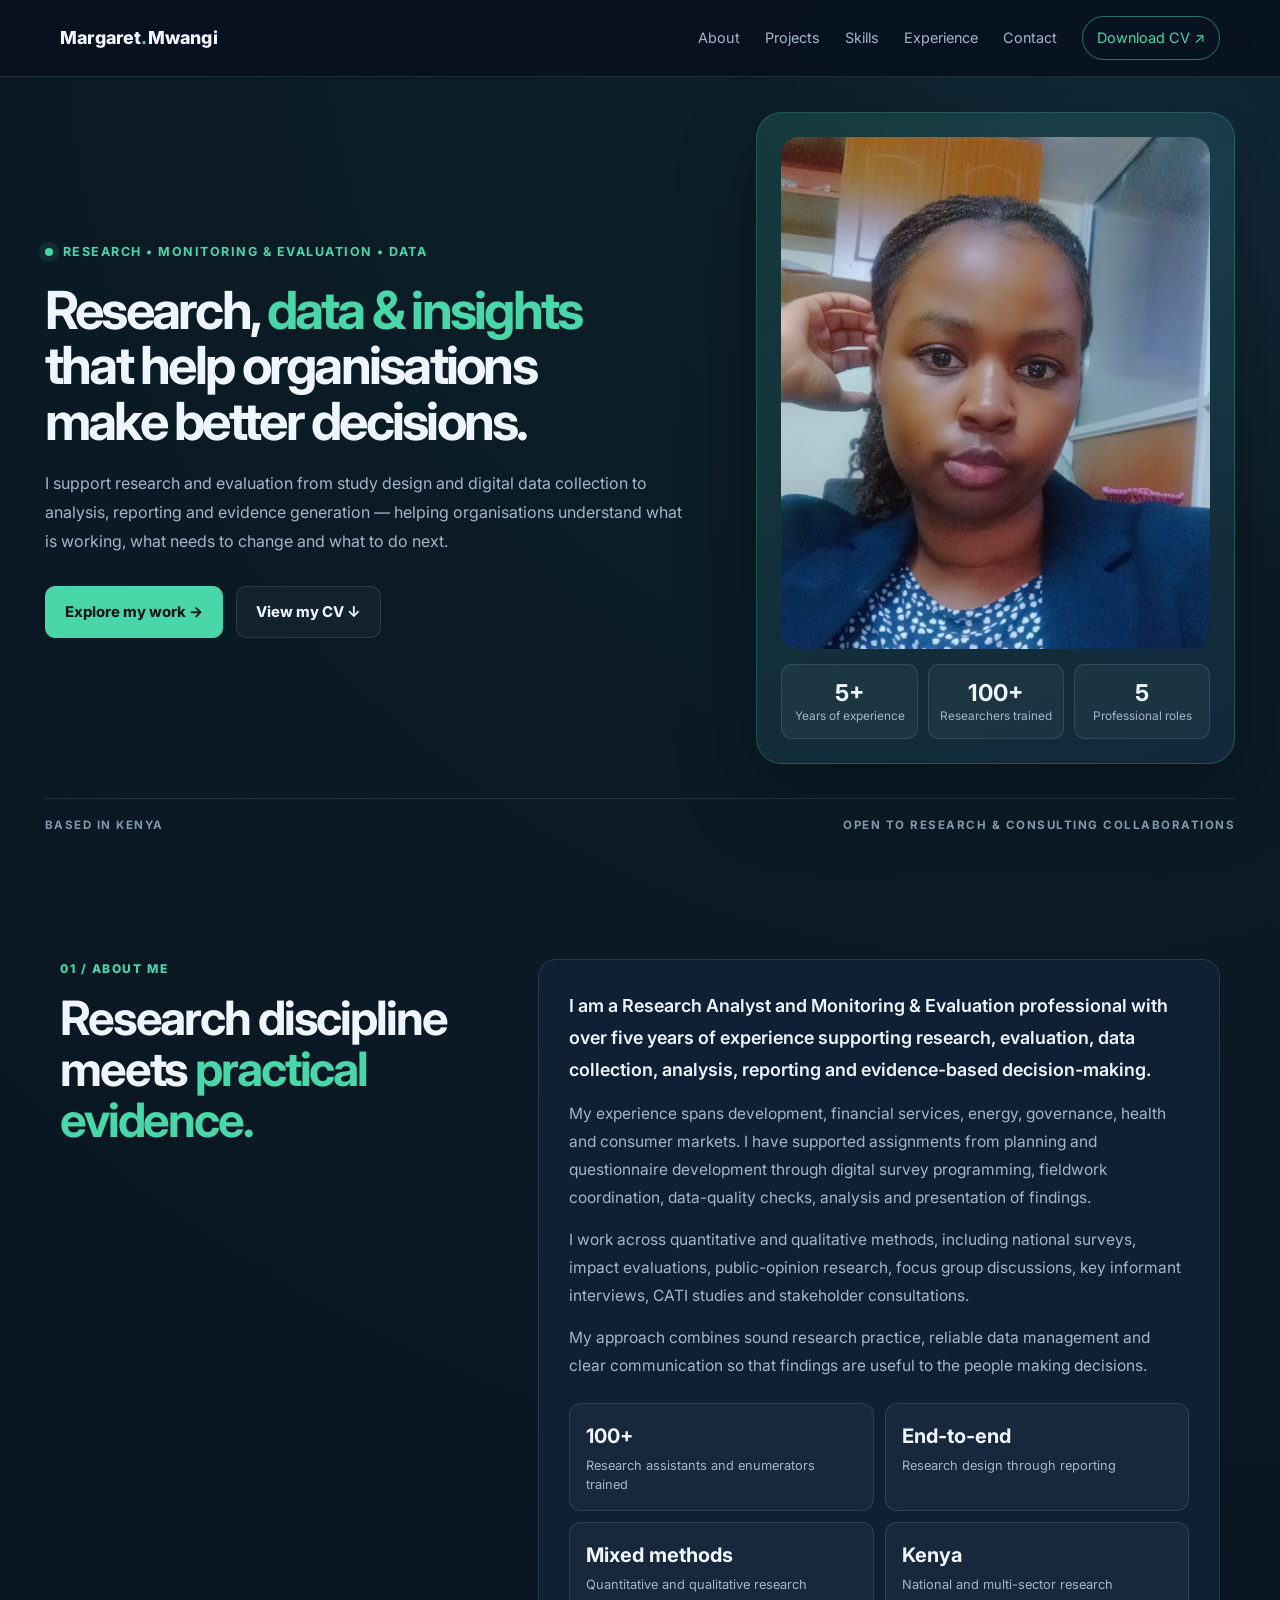
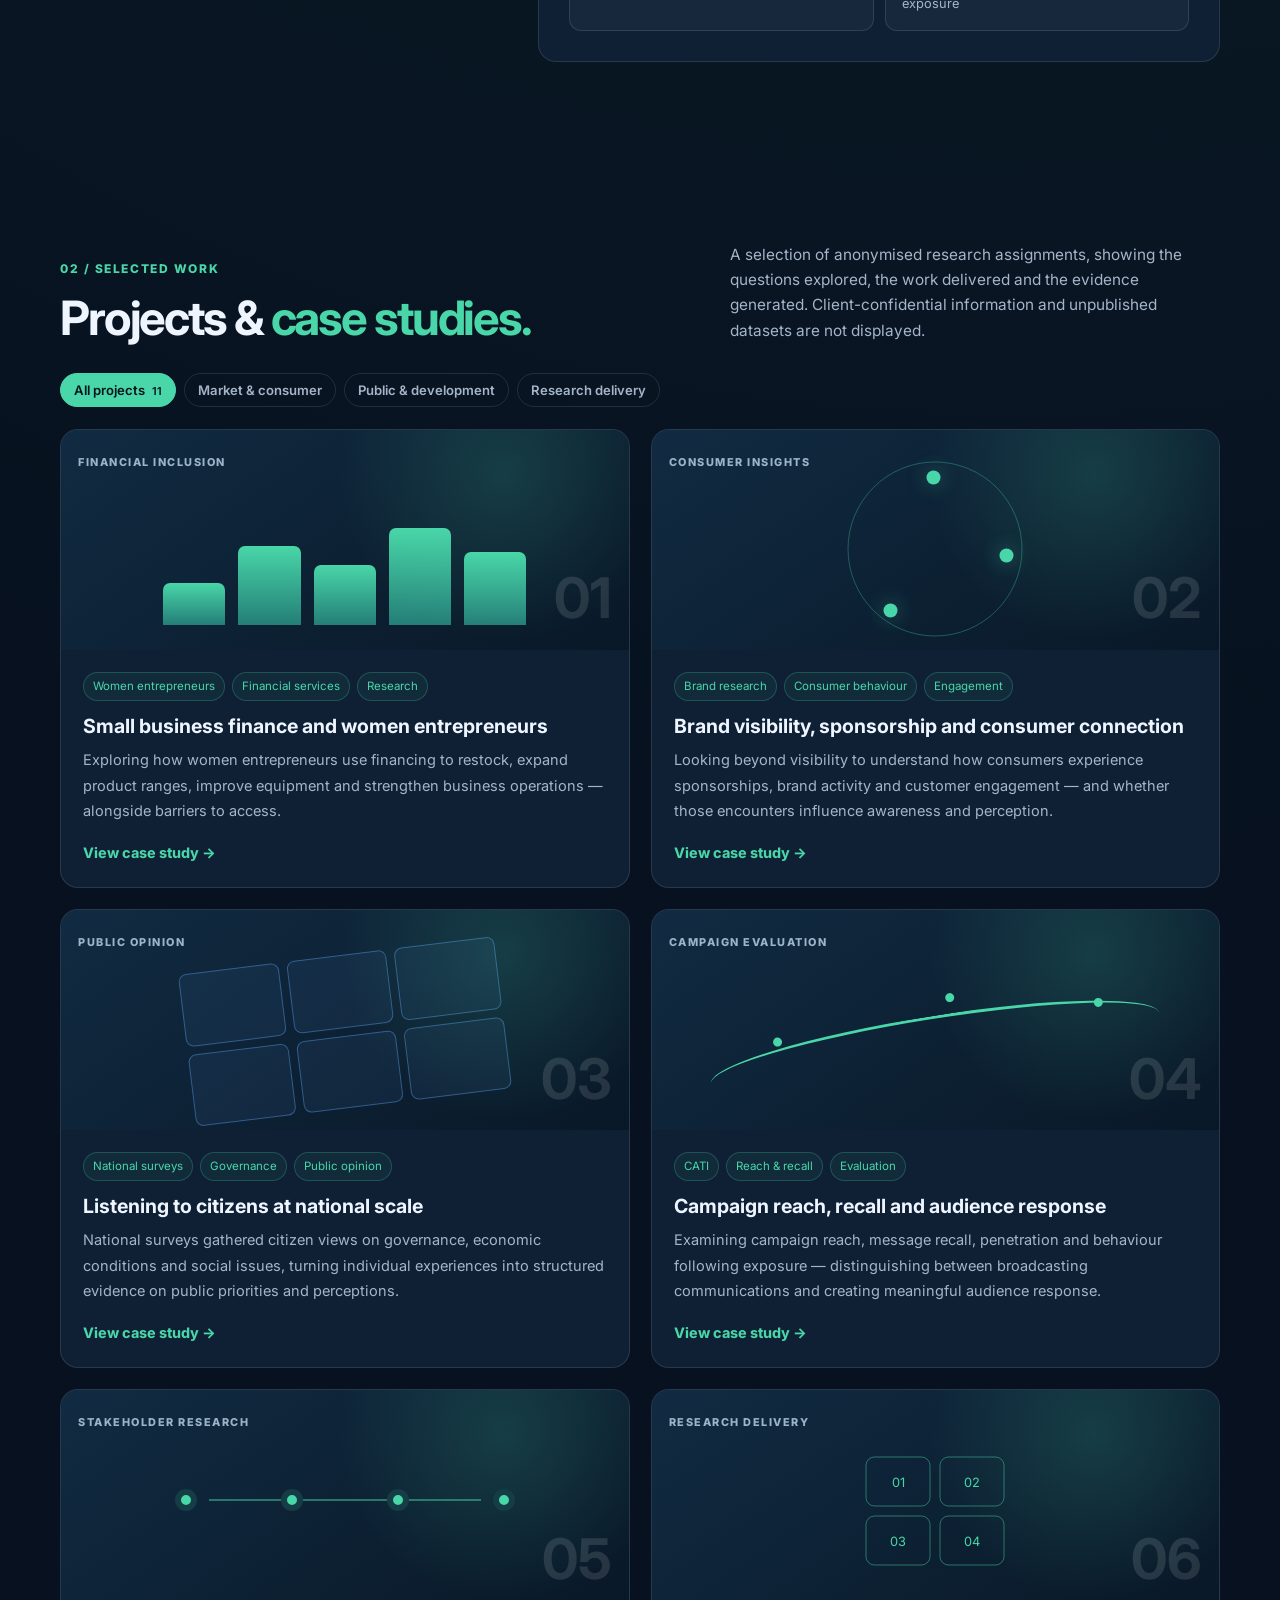
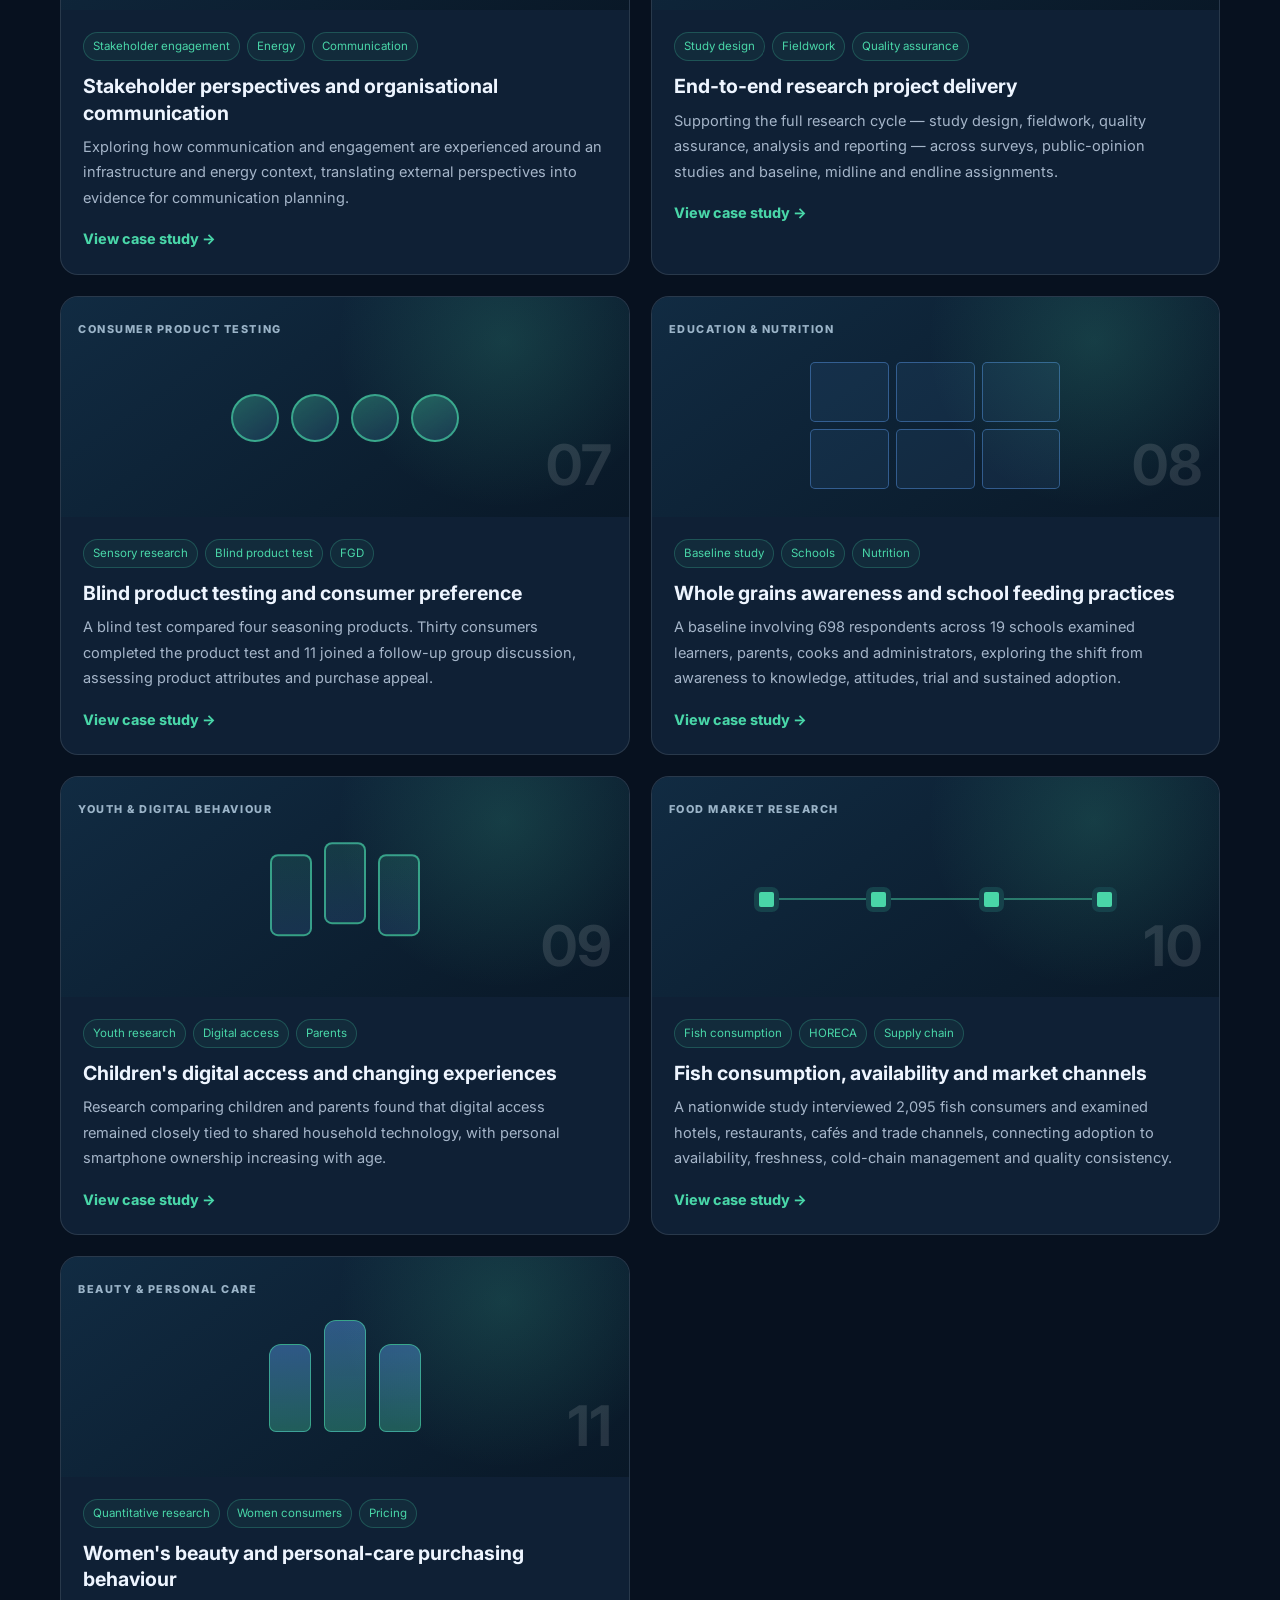
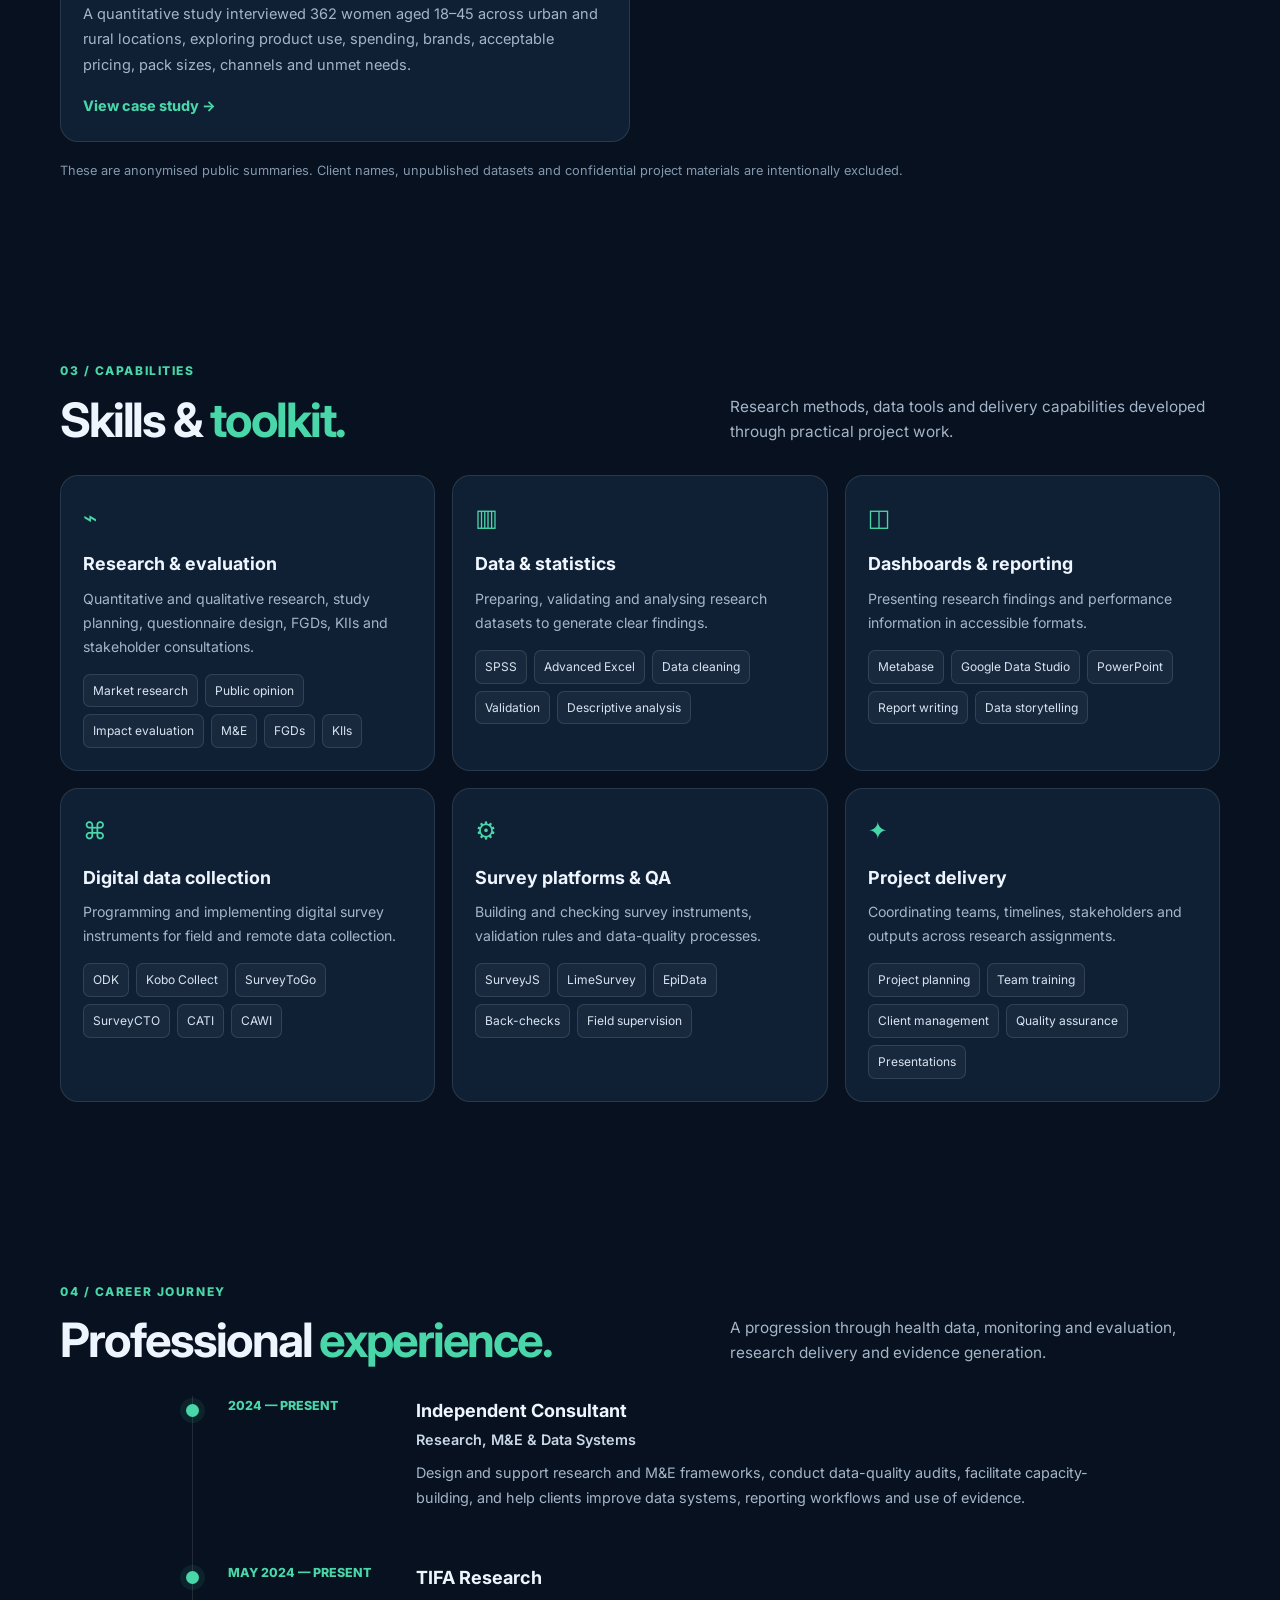
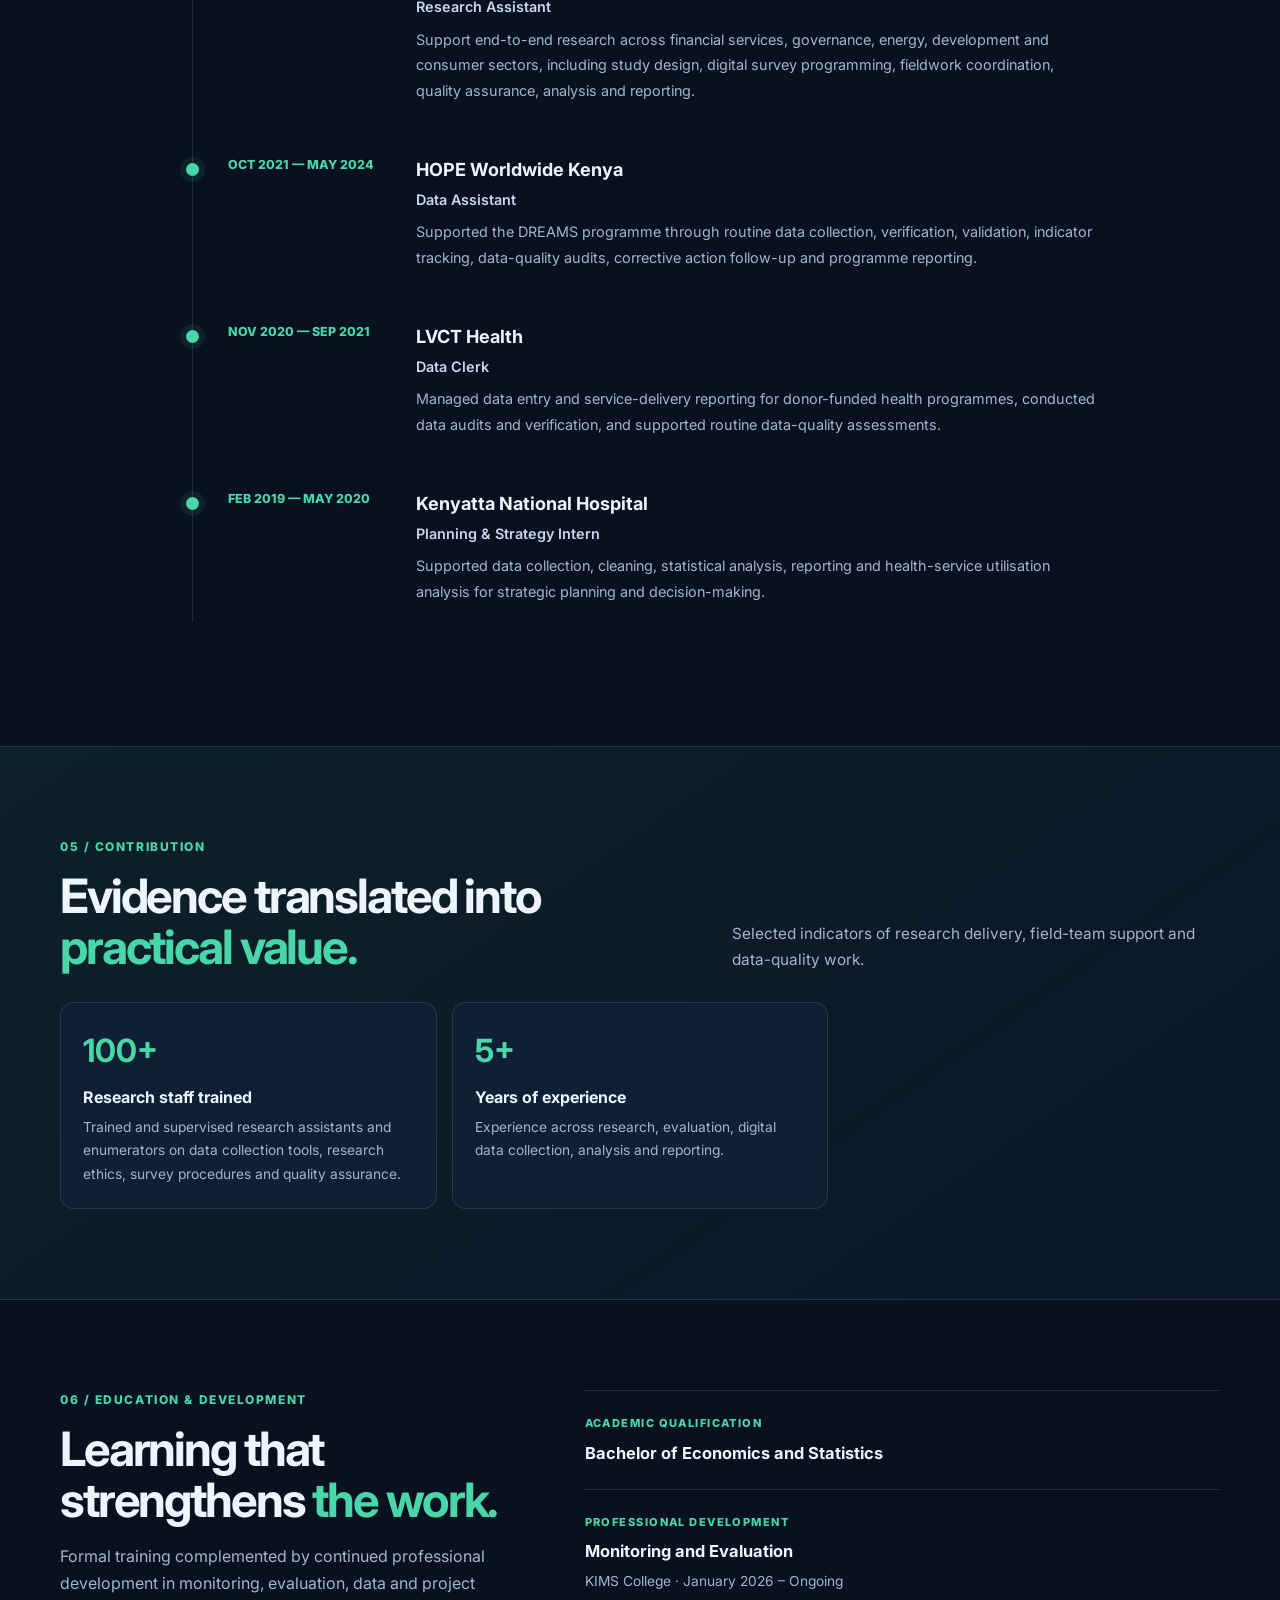
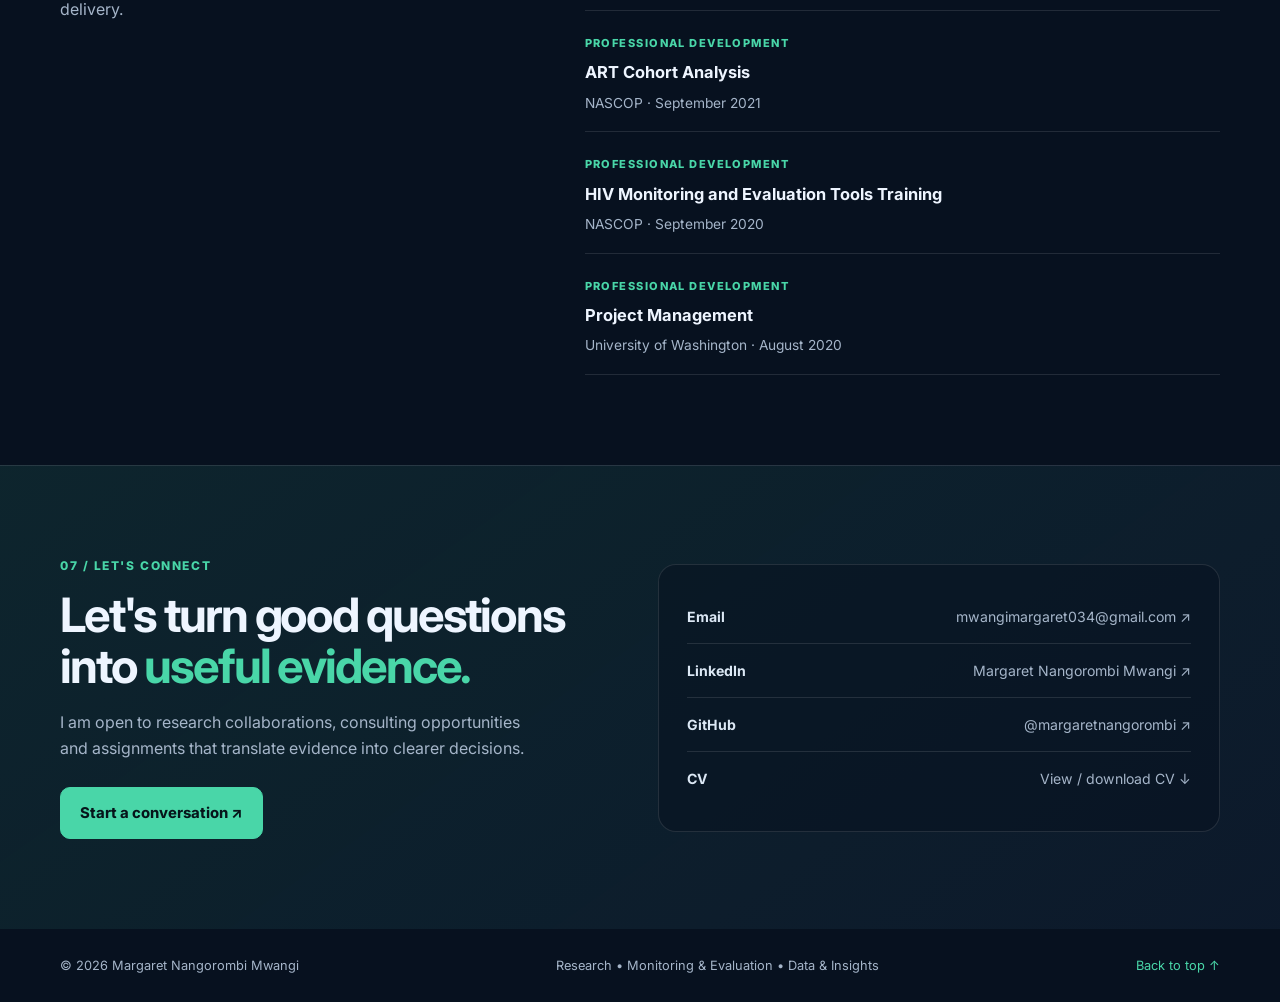
<file: index.html>
<!doctype html>
<html lang="en">
<head>
<meta charset="utf-8">
<meta name="viewport" content="width=device-width, initial-scale=1">
<meta name="theme-color" content="#07111f">
<meta name="description" content="Margaret Nangorombi Mwangi — Research, Monitoring & Evaluation, Data Analysis and Digital Research Systems.">
<meta property="og:title" content="Margaret Nangorombi Mwangi | Research, Data & Insights">
<meta property="og:description" content="Research discipline, data quality and decision-ready evidence.">
<title>Margaret Nangorombi Mwangi | Research, Data & Insights</title>
<link rel="preconnect" href="https://fonts.googleapis.com">
<link rel="preconnect" href="https://fonts.gstatic.com" crossorigin>
<link href="https://fonts.googleapis.com/css2?family=Inter:wght@400;500;600;700;800&display=swap" rel="stylesheet">
<link rel="stylesheet" href="style.css">
<script src="script.js" defer></script>
</head>
<body>
<a class="skip" href="#main">Skip to content</a>
<header class="nav">
 <div class="container nav-inner">
  <a class="logo" href="#home">Margaret<span>.</span>Mwangi</a>
  <button class="menu-btn" aria-label="Open navigation" aria-expanded="false" aria-controls="nav-links">☰</button>
  <nav class="nav-links" id="nav-links" aria-label="Main navigation">
   <a href="#about">About</a><a href="#projects">Projects</a><a href="#skills">Skills</a><a href="#experience">Experience</a><a href="#contact">Contact</a>
   <a class="nav-cta" href="Margaret-Nangorombi-Mwangi-CV..pdf" target="_blank" rel="noopener">Download CV ↗</a>
  </nav>
 </div>
</header>
<main id="main">
<section class="hero" id="home">
 <div class="container hero-grid">
  <div class="reveal">
   <div class="eyebrow"><span class="dot"></span> Research • Monitoring & Evaluation • Data</div>
   <h1>Research, <span class="accent">data & insights</span> that help organisations make better decisions.</h1>
   <p class="hero-copy">I support research and evaluation from study design and digital data collection to analysis, reporting and evidence generation — helping organisations understand what is working, what needs to change and what to do next.</p>
   <div class="actions"><a class="btn btn-primary" href="#projects">Explore my work →</a><a class="btn btn-secondary" href="Margaret-Nangorombi-Mwangi-CV..pdf" target="_blank" rel="noopener">View my CV ↓</a></div>
  </div>
  <div class="hero-card reveal">
   <div class="profile-photo"><img src="margaret-profile.jpg" alt="Margaret Nangorombi Mwangi"></div>
   <div class="metric-strip">
    <div class="metric"><strong>5+</strong><span>Years of experience</span></div>
    <div class="metric"><strong>100+</strong><span>Researchers trained</span></div>
    <div class="metric"><strong>5</strong><span>Professional roles</span></div>
   </div>
  </div>
 </div>
 <div class="container hero-bottom"><span>BASED IN KENYA</span><span>OPEN TO RESEARCH & CONSULTING COLLABORATIONS</span></div>
</section>

<section id="about">
 <div class="container about-grid">
  <div class="reveal"><div class="kicker">01 / ABOUT ME</div><h2>Research discipline meets <span class="accent-text">practical evidence.</span></h2></div>
  <div class="about-panel reveal">
   <p class="about-lead">I am a Research Analyst and Monitoring & Evaluation professional with over five years of experience supporting research, evaluation, data collection, analysis, reporting and evidence-based decision-making.</p>
   <p>My experience spans development, financial services, energy, governance, health and consumer markets. I have supported assignments from planning and questionnaire development through digital survey programming, fieldwork coordination, data-quality checks, analysis and presentation of findings.</p>
   <p>I work across quantitative and qualitative methods, including national surveys, impact evaluations, public-opinion research, focus group discussions, key informant interviews, CATI studies and stakeholder consultations.</p>
   <p>My approach combines sound research practice, reliable data management and clear communication so that findings are useful to the people making decisions.</p>
   <div class="stats">
    <div class="stat"><strong>100+</strong><span>Research assistants and enumerators trained</span></div>
    <div class="stat"><strong>End-to-end</strong><span>Research design through reporting</span></div>
    <div class="stat"><strong>Mixed methods</strong><span>Quantitative and qualitative research</span></div>
    <div class="stat"><strong>Kenya</strong><span>National and multi-sector research exposure</span></div>
   </div>
  </div>
 </div>
</section>

<section id="projects">
 <div class="container">
  <div class="section-head reveal">
   <div><div class="kicker">02 / SELECTED WORK</div><h2>Projects & <span class="accent-text">case studies.</span></h2></div>
   <p>A selection of anonymised research assignments, showing the questions explored, the work delivered and the evidence generated. Client-confidential information and unpublished datasets are not displayed.</p>
  </div>
  <div class="filters" role="group" aria-label="Filter projects">
   <button class="filter active" data-filter="all" aria-pressed="true">All projects <small>11</small></button>
   <button class="filter" data-filter="market" aria-pressed="false">Market & consumer</button>
   <button class="filter" data-filter="public" aria-pressed="false">Public & development</button>
   <button class="filter" data-filter="delivery" aria-pressed="false">Research delivery</button>
  </div>
  <div class="project-grid">
   <article class="project-card reveal" data-category="public"><div class="project-visual visual-finance"><span class="visual-label">FINANCIAL INCLUSION</span><div class="visual-bars"><i></i><i></i><i></i><i></i><i></i></div><b>01</b></div><div class="project-body"><div class="tags"><span class="tag">Women entrepreneurs</span><span class="tag">Financial services</span><span class="tag">Research</span></div><h3>Small business finance and women entrepreneurs</h3><p>Exploring how women entrepreneurs use financing to restock, expand product ranges, improve equipment and strengthen business operations — alongside barriers to access.</p><a class="card-link" href="case-financial-inclusion.html">View case study →</a></div></article>
   <article class="project-card reveal" data-category="market"><div class="project-visual visual-brand"><span class="visual-label">CONSUMER INSIGHTS</span><div class="visual-orbit"><i></i><i></i><i></i></div><b>02</b></div><div class="project-body"><div class="tags"><span class="tag">Brand research</span><span class="tag">Consumer behaviour</span><span class="tag">Engagement</span></div><h3>Brand visibility, sponsorship and consumer connection</h3><p>Looking beyond visibility to understand how consumers experience sponsorships, brand activity and customer engagement — and whether those encounters influence awareness and perception.</p><a class="card-link" href="case-consumer-insights.html">View case study →</a></div></article>
   <article class="project-card reveal" data-category="public"><div class="project-visual visual-public"><span class="visual-label">PUBLIC OPINION</span><div class="visual-map"><i></i><i></i><i></i><i></i><i></i><i></i></div><b>03</b></div><div class="project-body"><div class="tags"><span class="tag">National surveys</span><span class="tag">Governance</span><span class="tag">Public opinion</span></div><h3>Listening to citizens at national scale</h3><p>National surveys gathered citizen views on governance, economic conditions and social issues, turning individual experiences into structured evidence on public priorities and perceptions.</p><a class="card-link" href="case-public-opinion.html">View case study →</a></div></article>
   <article class="project-card reveal" data-category="delivery"><div class="project-visual visual-campaign"><span class="visual-label">CAMPAIGN EVALUATION</span><div class="visual-wave"><i></i><i></i><i></i></div><b>04</b></div><div class="project-body"><div class="tags"><span class="tag">CATI</span><span class="tag">Reach & recall</span><span class="tag">Evaluation</span></div><h3>Campaign reach, recall and audience response</h3><p>Examining campaign reach, message recall, penetration and behaviour following exposure — distinguishing between broadcasting communications and creating meaningful audience response.</p><a class="card-link" href="case-campaign-evaluation.html">View case study →</a></div></article>
   <article class="project-card reveal" data-category="public"><div class="project-visual visual-stakeholder"><span class="visual-label">STAKEHOLDER RESEARCH</span><div class="visual-nodes"><i></i><i></i><i></i><i></i></div><b>05</b></div><div class="project-body"><div class="tags"><span class="tag">Stakeholder engagement</span><span class="tag">Energy</span><span class="tag">Communication</span></div><h3>Stakeholder perspectives and organisational communication</h3><p>Exploring how communication and engagement are experienced around an infrastructure and energy context, translating external perspectives into evidence for communication planning.</p><a class="card-link" href="case-stakeholder-research.html">View case study →</a></div></article>
   <article class="project-card reveal" data-category="delivery"><div class="project-visual visual-cycle"><span class="visual-label">RESEARCH DELIVERY</span><div class="cycle"><i>01</i><i>02</i><i>03</i><i>04</i></div><b>06</b></div><div class="project-body"><div class="tags"><span class="tag">Study design</span><span class="tag">Fieldwork</span><span class="tag">Quality assurance</span></div><h3>End-to-end research project delivery</h3><p>Supporting the full research cycle — study design, fieldwork, quality assurance, analysis and reporting — across surveys, public-opinion studies and baseline, midline and endline assignments.</p><a class="card-link" href="case-research-delivery.html">View case study →</a></div></article>
   <article class="project-card reveal" data-category="market"><div class="project-visual visual-product"><span class="visual-label">CONSUMER PRODUCT TESTING</span><div class="product-circles"><i></i><i></i><i></i><i></i></div><b>07</b></div><div class="project-body"><div class="tags"><span class="tag">Sensory research</span><span class="tag">Blind product test</span><span class="tag">FGD</span></div><h3>Blind product testing and consumer preference</h3><p>A blind test compared four seasoning products. Thirty consumers completed the product test and 11 joined a follow-up group discussion, assessing product attributes and purchase appeal.</p><a class="card-link" href="case-product-testing.html">View case study →</a></div></article>
   <article class="project-card reveal" data-category="public"><div class="project-visual visual-school"><span class="visual-label">EDUCATION & NUTRITION</span><div class="school-grid"><i></i><i></i><i></i><i></i><i></i><i></i></div><b>08</b></div><div class="project-body"><div class="tags"><span class="tag">Baseline study</span><span class="tag">Schools</span><span class="tag">Nutrition</span></div><h3>Whole grains awareness and school feeding practices</h3><p>A baseline involving 698 respondents across 19 schools examined learners, parents, cooks and administrators, exploring the shift from awareness to knowledge, attitudes, trial and sustained adoption.</p><a class="card-link" href="case-school-nutrition.html">View case study →</a></div></article>
   <article class="project-card reveal" data-category="market"><div class="project-visual visual-youth"><span class="visual-label">YOUTH & DIGITAL BEHAVIOUR</span><div class="phone-stack"><i></i><i></i><i></i></div><b>09</b></div><div class="project-body"><div class="tags"><span class="tag">Youth research</span><span class="tag">Digital access</span><span class="tag">Parents</span></div><h3>Children's digital access and changing experiences</h3><p>Research comparing children and parents found that digital access remained closely tied to shared household technology, with personal smartphone ownership increasing with age.</p><a class="card-link" href="case-youth-digital.html">View case study →</a></div></article>
   <article class="project-card reveal" data-category="market"><div class="project-visual visual-food"><span class="visual-label">FOOD MARKET RESEARCH</span><div class="supply-flow"><i></i><i></i><i></i><i></i></div><b>10</b></div><div class="project-body"><div class="tags"><span class="tag">Fish consumption</span><span class="tag">HORECA</span><span class="tag">Supply chain</span></div><h3>Fish consumption, availability and market channels</h3><p>A nationwide study interviewed 2,095 fish consumers and examined hotels, restaurants, cafés and trade channels, connecting adoption to availability, freshness, cold-chain management and quality consistency.</p><a class="card-link" href="case-fish-markets.html">View case study →</a></div></article>
   <article class="project-card reveal" data-category="market"><div class="project-visual visual-beauty"><span class="visual-label">BEAUTY & PERSONAL CARE</span><div class="beauty-shapes"><i></i><i></i><i></i></div><b>11</b></div><div class="project-body"><div class="tags"><span class="tag">Quantitative research</span><span class="tag">Women consumers</span><span class="tag">Pricing</span></div><h3>Women's beauty and personal-care purchasing behaviour</h3><p>A quantitative study interviewed 362 women aged 18–45 across urban and rural locations, exploring product use, spending, brands, acceptable pricing, pack sizes, channels and unmet needs.</p><a class="card-link" href="case-beauty-personal-care.html">View case study →</a></div></article>
  </div>
  <p class="project-note">These are anonymised public summaries. Client names, unpublished datasets and confidential project materials are intentionally excluded.</p>
 </div>
</section>

<section id="skills">
 <div class="container">
  <div class="section-head reveal"><div><div class="kicker">03 / CAPABILITIES</div><h2>Skills & <span class="accent-text">toolkit.</span></h2></div><p>Research methods, data tools and delivery capabilities developed through practical project work.</p></div>
  <div class="skills">
   <article class="skill-card reveal"><div class="skill-icon">⌁</div><h3>Research & evaluation</h3><p>Quantitative and qualitative research, study planning, questionnaire design, FGDs, KIIs and stakeholder consultations.</p><div class="skill-list"><span>Market research</span><span>Public opinion</span><span>Impact evaluation</span><span>M&E</span><span>FGDs</span><span>KIIs</span></div></article>
   <article class="skill-card reveal"><div class="skill-icon">▥</div><h3>Data & statistics</h3><p>Preparing, validating and analysing research datasets to generate clear findings.</p><div class="skill-list"><span>SPSS</span><span>Advanced Excel</span><span>Data cleaning</span><span>Validation</span><span>Descriptive analysis</span></div></article>
   <article class="skill-card reveal"><div class="skill-icon">◫</div><h3>Dashboards & reporting</h3><p>Presenting research findings and performance information in accessible formats.</p><div class="skill-list"><span>Metabase</span><span>Google Data Studio</span><span>PowerPoint</span><span>Report writing</span><span>Data storytelling</span></div></article>
   <article class="skill-card reveal"><div class="skill-icon">⌘</div><h3>Digital data collection</h3><p>Programming and implementing digital survey instruments for field and remote data collection.</p><div class="skill-list"><span>ODK</span><span>Kobo Collect</span><span>SurveyToGo</span><span>SurveyCTO</span><span>CATI</span><span>CAWI</span></div></article>
   <article class="skill-card reveal"><div class="skill-icon">⚙</div><h3>Survey platforms & QA</h3><p>Building and checking survey instruments, validation rules and data-quality processes.</p><div class="skill-list"><span>SurveyJS</span><span>LimeSurvey</span><span>EpiData</span><span>Back-checks</span><span>Field supervision</span></div></article>
   <article class="skill-card reveal"><div class="skill-icon">✦</div><h3>Project delivery</h3><p>Coordinating teams, timelines, stakeholders and outputs across research assignments.</p><div class="skill-list"><span>Project planning</span><span>Team training</span><span>Client management</span><span>Quality assurance</span><span>Presentations</span></div></article>
  </div>
 </div>
</section>

<section id="experience">
 <div class="container">
  <div class="section-head reveal"><div><div class="kicker">04 / CAREER JOURNEY</div><h2>Professional <span class="accent-text">experience.</span></h2></div><p>A progression through health data, monitoring and evaluation, research delivery and evidence generation.</p></div>
  <div class="timeline">
   <article class="timeline-item reveal"><span class="timeline-dot"></span><div class="date">2024 — PRESENT</div><div><h3>Independent Consultant</h3><h4>Research, M&E & Data Systems</h4><p>Design and support research and M&E frameworks, conduct data-quality audits, facilitate capacity-building, and help clients improve data systems, reporting workflows and use of evidence.</p></div></article>
   <article class="timeline-item reveal"><span class="timeline-dot"></span><div class="date">MAY 2024 — PRESENT</div><div><h3>TIFA Research</h3><h4>Research Assistant</h4><p>Support end-to-end research across financial services, governance, energy, development and consumer sectors, including study design, digital survey programming, fieldwork coordination, quality assurance, analysis and reporting.</p></div></article>
   <article class="timeline-item reveal"><span class="timeline-dot"></span><div class="date">OCT 2021 — MAY 2024</div><div><h3>HOPE Worldwide Kenya</h3><h4>Data Assistant</h4><p>Supported the DREAMS programme through routine data collection, verification, validation, indicator tracking, data-quality audits, corrective action follow-up and programme reporting.</p></div></article>
   <article class="timeline-item reveal"><span class="timeline-dot"></span><div class="date">NOV 2020 — SEP 2021</div><div><h3>LVCT Health</h3><h4>Data Clerk</h4><p>Managed data entry and service-delivery reporting for donor-funded health programmes, conducted data audits and verification, and supported routine data-quality assessments.</p></div></article>
   <article class="timeline-item reveal"><span class="timeline-dot"></span><div class="date">FEB 2019 — MAY 2020</div><div><h3>Kenyatta National Hospital</h3><h4>Planning & Strategy Intern</h4><p>Supported data collection, cleaning, statistical analysis, reporting and health-service utilisation analysis for strategic planning and decision-making.</p></div></article>
  </div>
 </div>
</section>

<section class="contribution">
 <div class="container">
  <div class="section-head reveal"><div><div class="kicker">05 / CONTRIBUTION</div><h2>Evidence translated into <span class="accent-text">practical value.</span></h2></div><p>Selected indicators of research delivery, field-team support and data-quality work.</p></div>
  <div class="contribution-grid">
   <article><strong>100+</strong><h3>Research staff trained</h3><p>Trained and supervised research assistants and enumerators on data collection tools, research ethics, survey procedures and quality assurance.</p></article>
   <article><strong>5+</strong><h3>Years of experience</h3><p>Experience across research, evaluation, digital data collection, analysis and reporting.</p></article>
   
  </div>
 </div>
</section>

<section id="education">
 <div class="container education-grid">
  <div class="reveal"><div class="kicker">06 / EDUCATION & DEVELOPMENT</div><h2>Learning that strengthens <span class="accent-text">the work.</span></h2><p class="section-copy">Formal training complemented by continued professional development in monitoring, evaluation, data and project delivery.</p></div>
  <div class="education-list reveal">
   <article><span>ACADEMIC QUALIFICATION</span><h3>Bachelor of Economics and Statistics</h3></article>
   <article><span>PROFESSIONAL DEVELOPMENT</span><h3>Monitoring and Evaluation</h3><p>KIMS College · January 2026 – Ongoing</p></article>
   <article><span>PROFESSIONAL DEVELOPMENT</span><h3>ART Cohort Analysis</h3><p>NASCOP · September 2021</p></article>
   <article><span>PROFESSIONAL DEVELOPMENT</span><h3>HIV Monitoring and Evaluation Tools Training</h3><p>NASCOP · September 2020</p></article>
   <article><span>PROFESSIONAL DEVELOPMENT</span><h3>Project Management</h3><p>University of Washington · August 2020</p></article>
  </div>
 </div>
</section>

<section class="contact" id="contact">
 <div class="container contact-grid">
  <div class="reveal"><div class="kicker">07 / LET'S CONNECT</div><h2>Let's turn good questions into <span class="accent-text">useful evidence.</span></h2><p class="contact-copy">I am open to research collaborations, consulting opportunities and assignments that translate evidence into clearer decisions.</p><a class="btn btn-primary" href="mailto:mwangimargaret034@gmail.com">Start a conversation ↗</a></div>
  <div class="contact-card reveal">
   <div class="contact-row"><strong>Email</strong><a href="mailto:mwangimargaret034@gmail.com">mwangimargaret034@gmail.com ↗</a></div>
   <div class="contact-row"><strong>LinkedIn</strong><a href="https://www.linkedin.com/in/margaret-nangorombi-mwangi-8ba0b8177/" target="_blank" rel="noopener">Margaret Nangorombi Mwangi ↗</a></div>
   <div class="contact-row"><strong>GitHub</strong><a href="https://github.com/margaretnangorombi" target="_blank" rel="noopener">@margaretnangorombi ↗</a></div>
   <div class="contact-row"><strong>CV</strong><a href="Margaret-Nangorombi-Mwangi-CV..pdf" target="_blank" rel="noopener">View / download CV ↓</a></div>
  </div>
 </div>
</section>
</main>
<footer><div class="container footer-inner"><p>© <span data-year></span> Margaret Nangorombi Mwangi</p><p>Research • Monitoring & Evaluation • Data & Insights</p><a href="#home">Back to top ↑</a></div></footer>
</body>
</html>
</file>
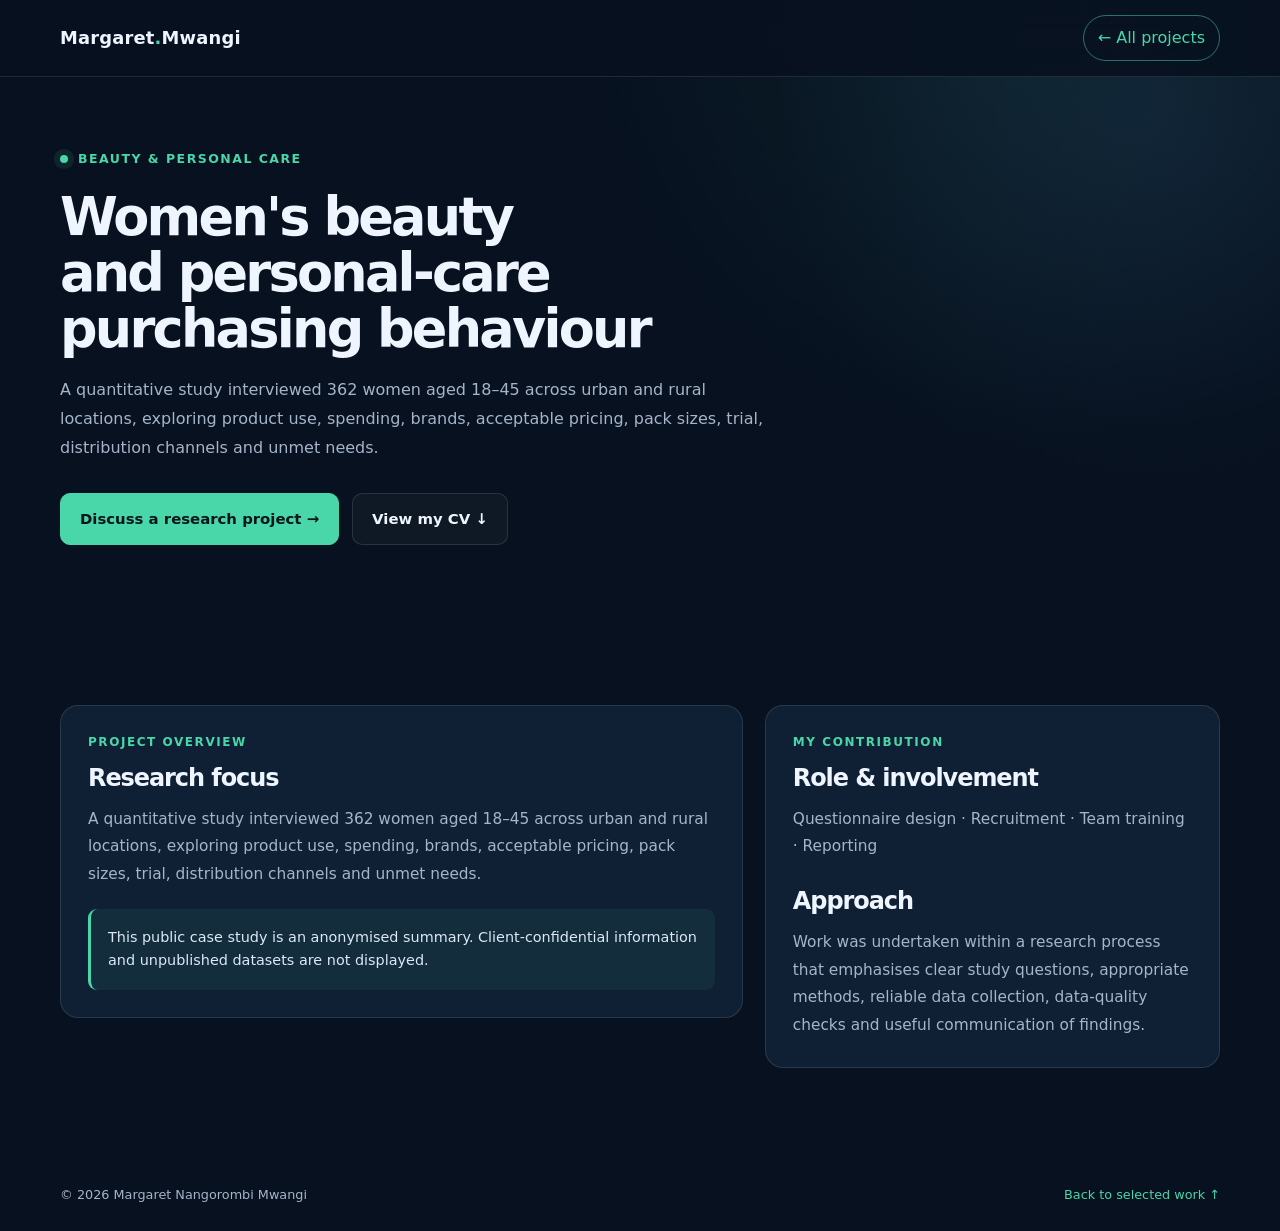
<file: case-beauty-personal-care.html>
<!doctype html><html lang="en"><head><meta charset="utf-8"><meta name="viewport" content="width=device-width,initial-scale=1"><meta name="theme-color" content="#07111f"><title>Women's beauty and personal-care purchasing behaviour | Margaret Nangorombi Mwangi</title><link rel="stylesheet" href="style.css"></head><body><header class="nav"><div class="container nav-inner"><a class="logo" href="index.html">Margaret<span>.</span>Mwangi</a><a class="nav-cta" href="index.html#projects">← All projects</a></div></header><main><section class="hero" style="min-height:0;padding:145px 0 70px"><div class="container"><div class="eyebrow"><span class="dot"></span>BEAUTY &amp; PERSONAL CARE</div><h1>Women's beauty and personal-care purchasing behaviour</h1><p class="hero-copy">A quantitative study interviewed 362 women aged 18–45 across urban and rural locations, exploring product use, spending, brands, acceptable pricing, pack sizes, trial, distribution channels and unmet needs.</p><div class="actions"><a class="btn btn-primary" href="index.html#contact">Discuss a research project →</a><a class="btn btn-secondary" href="Margaret-Nangorombi-Mwangi-CV..pdf" target="_blank" rel="noopener">View my CV ↓</a></div></div></section><section><div class="container detail-grid"><article class="detail-card"><div class="kicker">PROJECT OVERVIEW</div><h2>Research focus</h2><p>A quantitative study interviewed 362 women aged 18–45 across urban and rural locations, exploring product use, spending, brands, acceptable pricing, pack sizes, trial, distribution channels and unmet needs.</p><div class="callout">This public case study is an anonymised summary. Client-confidential information and unpublished datasets are not displayed.</div></article><aside class="detail-card"><div class="kicker">MY CONTRIBUTION</div><h2>Role & involvement</h2><p>Questionnaire design · Recruitment · Team training · Reporting</p><h2 style="margin-top:28px">Approach</h2><p>Work was undertaken within a research process that emphasises clear study questions, appropriate methods, reliable data collection, data-quality checks and useful communication of findings.</p></aside></div></section></main><footer><div class="container footer-inner"><p>© <span data-year></span> Margaret Nangorombi Mwangi</p><a href="index.html#projects">Back to selected work ↑</a></div></footer><script>document.querySelectorAll("[data-year]").forEach(e=>e.textContent=new Date().getFullYear());</script></body></html>
</file>
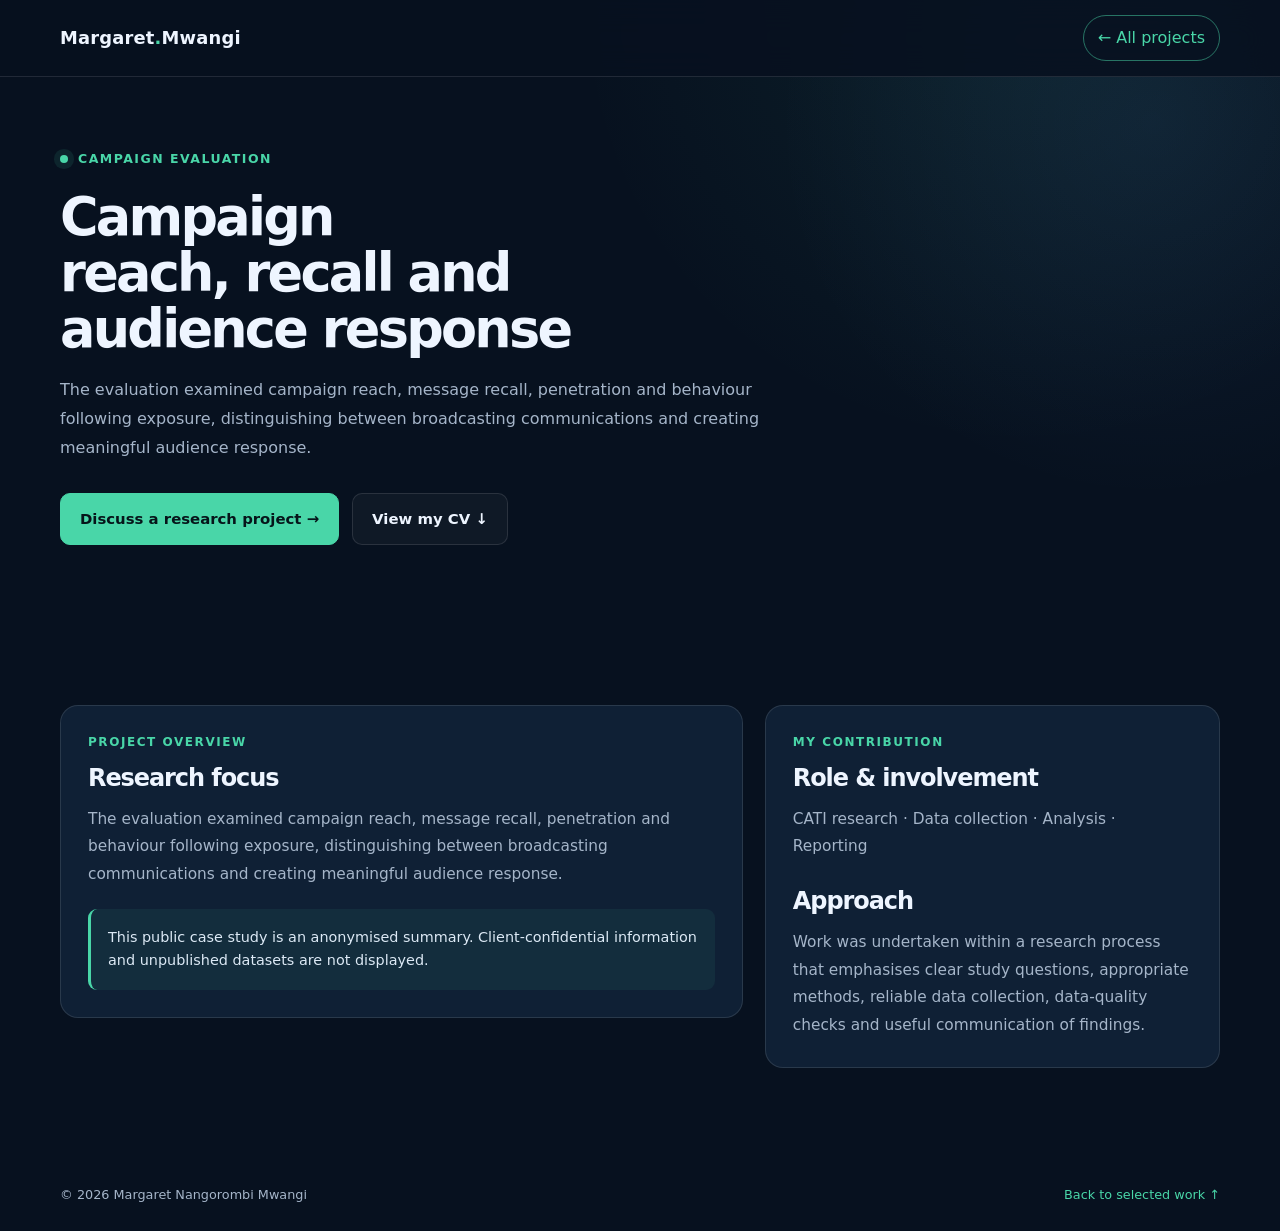
<file: case-campaign-evaluation.html>
<!doctype html><html lang="en"><head><meta charset="utf-8"><meta name="viewport" content="width=device-width,initial-scale=1"><meta name="theme-color" content="#07111f"><title>Campaign reach, recall and audience response | Margaret Nangorombi Mwangi</title><link rel="stylesheet" href="style.css"></head><body><header class="nav"><div class="container nav-inner"><a class="logo" href="index.html">Margaret<span>.</span>Mwangi</a><a class="nav-cta" href="index.html#projects">← All projects</a></div></header><main><section class="hero" style="min-height:0;padding:145px 0 70px"><div class="container"><div class="eyebrow"><span class="dot"></span>CAMPAIGN EVALUATION</div><h1>Campaign reach, recall and audience response</h1><p class="hero-copy">The evaluation examined campaign reach, message recall, penetration and behaviour following exposure, distinguishing between broadcasting communications and creating meaningful audience response.</p><div class="actions"><a class="btn btn-primary" href="index.html#contact">Discuss a research project →</a><a class="btn btn-secondary" href="Margaret-Nangorombi-Mwangi-CV..pdf" target="_blank" rel="noopener">View my CV ↓</a></div></div></section><section><div class="container detail-grid"><article class="detail-card"><div class="kicker">PROJECT OVERVIEW</div><h2>Research focus</h2><p>The evaluation examined campaign reach, message recall, penetration and behaviour following exposure, distinguishing between broadcasting communications and creating meaningful audience response.</p><div class="callout">This public case study is an anonymised summary. Client-confidential information and unpublished datasets are not displayed.</div></article><aside class="detail-card"><div class="kicker">MY CONTRIBUTION</div><h2>Role & involvement</h2><p>CATI research · Data collection · Analysis · Reporting</p><h2 style="margin-top:28px">Approach</h2><p>Work was undertaken within a research process that emphasises clear study questions, appropriate methods, reliable data collection, data-quality checks and useful communication of findings.</p></aside></div></section></main><footer><div class="container footer-inner"><p>© <span data-year></span> Margaret Nangorombi Mwangi</p><a href="index.html#projects">Back to selected work ↑</a></div></footer><script>document.querySelectorAll("[data-year]").forEach(e=>e.textContent=new Date().getFullYear());</script></body></html>
</file>
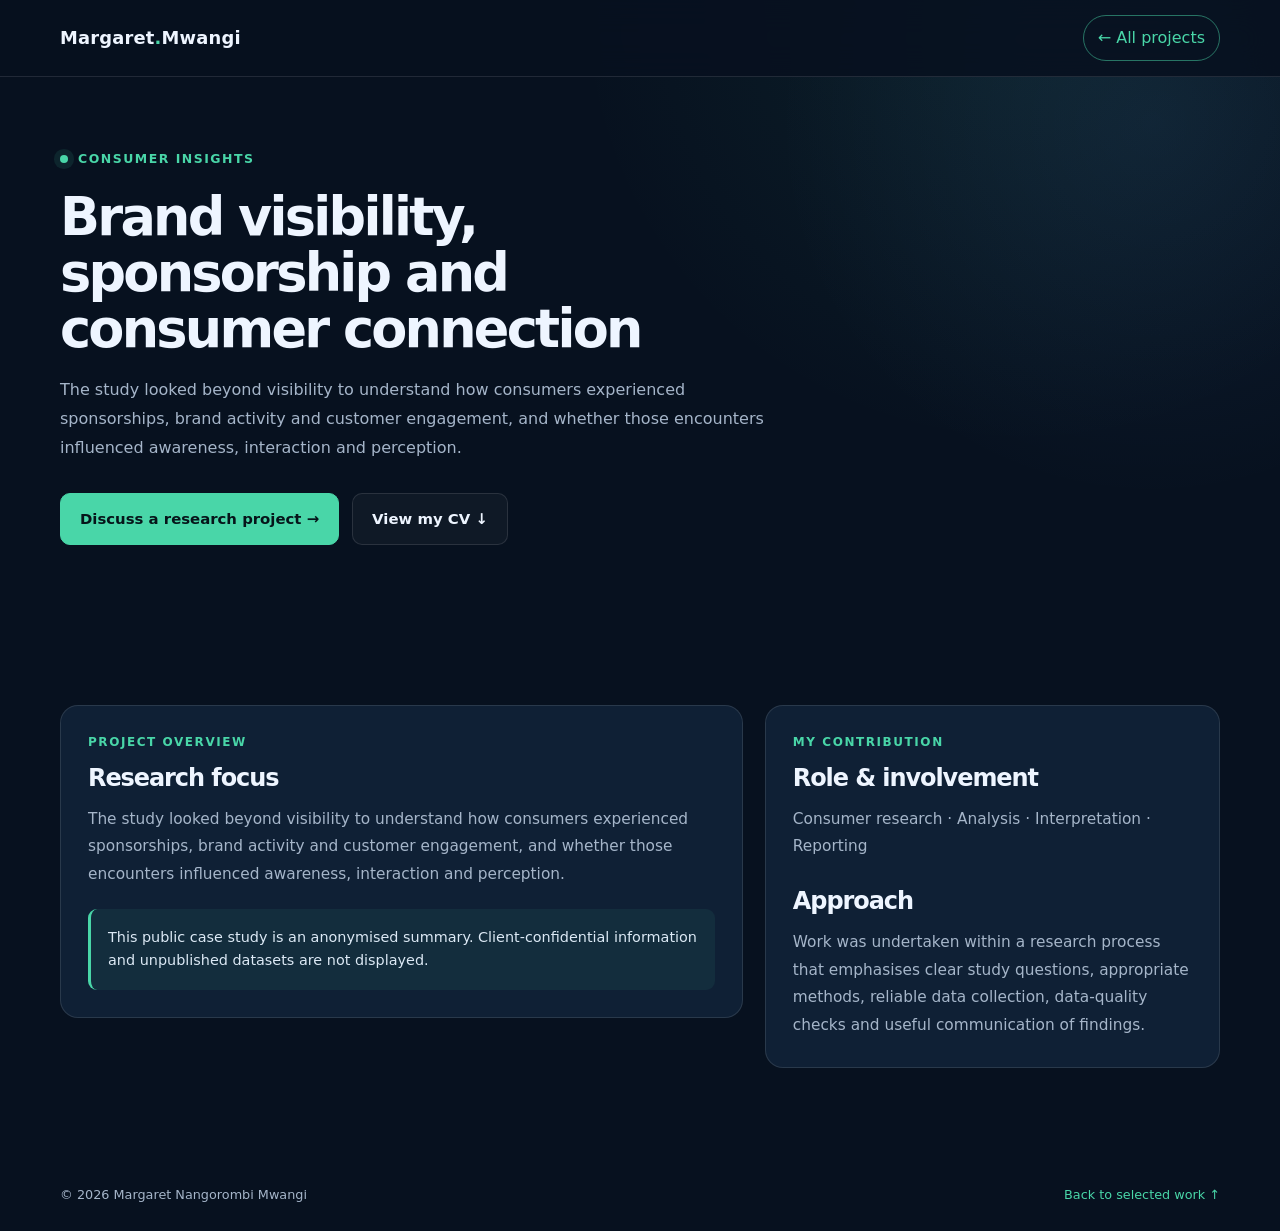
<file: case-consumer-insights.html>
<!doctype html><html lang="en"><head><meta charset="utf-8"><meta name="viewport" content="width=device-width,initial-scale=1"><meta name="theme-color" content="#07111f"><title>Brand visibility, sponsorship and consumer connection | Margaret Nangorombi Mwangi</title><link rel="stylesheet" href="style.css"></head><body><header class="nav"><div class="container nav-inner"><a class="logo" href="index.html">Margaret<span>.</span>Mwangi</a><a class="nav-cta" href="index.html#projects">← All projects</a></div></header><main><section class="hero" style="min-height:0;padding:145px 0 70px"><div class="container"><div class="eyebrow"><span class="dot"></span>CONSUMER INSIGHTS</div><h1>Brand visibility, sponsorship and consumer connection</h1><p class="hero-copy">The study looked beyond visibility to understand how consumers experienced sponsorships, brand activity and customer engagement, and whether those encounters influenced awareness, interaction and perception.</p><div class="actions"><a class="btn btn-primary" href="index.html#contact">Discuss a research project →</a><a class="btn btn-secondary" href="Margaret-Nangorombi-Mwangi-CV..pdf" target="_blank" rel="noopener">View my CV ↓</a></div></div></section><section><div class="container detail-grid"><article class="detail-card"><div class="kicker">PROJECT OVERVIEW</div><h2>Research focus</h2><p>The study looked beyond visibility to understand how consumers experienced sponsorships, brand activity and customer engagement, and whether those encounters influenced awareness, interaction and perception.</p><div class="callout">This public case study is an anonymised summary. Client-confidential information and unpublished datasets are not displayed.</div></article><aside class="detail-card"><div class="kicker">MY CONTRIBUTION</div><h2>Role & involvement</h2><p>Consumer research · Analysis · Interpretation · Reporting</p><h2 style="margin-top:28px">Approach</h2><p>Work was undertaken within a research process that emphasises clear study questions, appropriate methods, reliable data collection, data-quality checks and useful communication of findings.</p></aside></div></section></main><footer><div class="container footer-inner"><p>© <span data-year></span> Margaret Nangorombi Mwangi</p><a href="index.html#projects">Back to selected work ↑</a></div></footer><script>document.querySelectorAll("[data-year]").forEach(e=>e.textContent=new Date().getFullYear());</script></body></html>
</file>
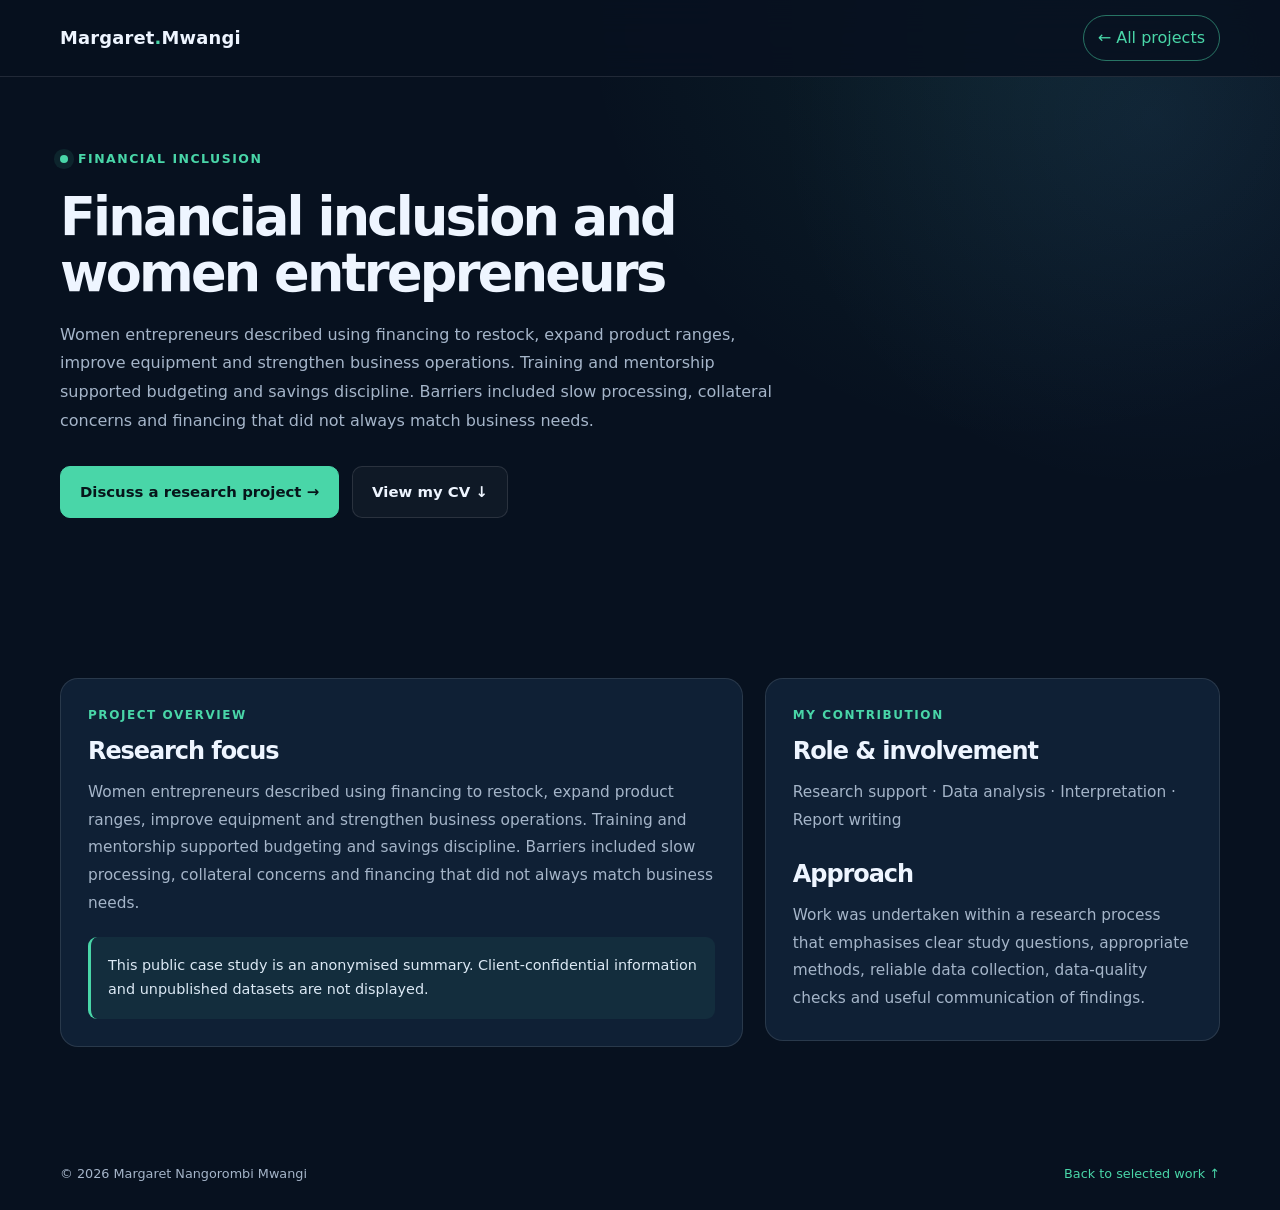
<file: case-financial-inclusion.html>
<!doctype html><html lang="en"><head><meta charset="utf-8"><meta name="viewport" content="width=device-width,initial-scale=1"><meta name="theme-color" content="#07111f"><title>Financial inclusion and women entrepreneurs | Margaret Nangorombi Mwangi</title><link rel="stylesheet" href="style.css"></head><body><header class="nav"><div class="container nav-inner"><a class="logo" href="index.html">Margaret<span>.</span>Mwangi</a><a class="nav-cta" href="index.html#projects">← All projects</a></div></header><main><section class="hero" style="min-height:0;padding:145px 0 70px"><div class="container"><div class="eyebrow"><span class="dot"></span>FINANCIAL INCLUSION</div><h1>Financial inclusion and women entrepreneurs</h1><p class="hero-copy">Women entrepreneurs described using financing to restock, expand product ranges, improve equipment and strengthen business operations. Training and mentorship supported budgeting and savings discipline. Barriers included slow processing, collateral concerns and financing that did not always match business needs.</p><div class="actions"><a class="btn btn-primary" href="index.html#contact">Discuss a research project →</a><a class="btn btn-secondary" href="Margaret-Nangorombi-Mwangi-CV..pdf" target="_blank" rel="noopener">View my CV ↓</a></div></div></section><section><div class="container detail-grid"><article class="detail-card"><div class="kicker">PROJECT OVERVIEW</div><h2>Research focus</h2><p>Women entrepreneurs described using financing to restock, expand product ranges, improve equipment and strengthen business operations. Training and mentorship supported budgeting and savings discipline. Barriers included slow processing, collateral concerns and financing that did not always match business needs.</p><div class="callout">This public case study is an anonymised summary. Client-confidential information and unpublished datasets are not displayed.</div></article><aside class="detail-card"><div class="kicker">MY CONTRIBUTION</div><h2>Role & involvement</h2><p>Research support · Data analysis · Interpretation · Report writing</p><h2 style="margin-top:28px">Approach</h2><p>Work was undertaken within a research process that emphasises clear study questions, appropriate methods, reliable data collection, data-quality checks and useful communication of findings.</p></aside></div></section></main><footer><div class="container footer-inner"><p>© <span data-year></span> Margaret Nangorombi Mwangi</p><a href="index.html#projects">Back to selected work ↑</a></div></footer><script>document.querySelectorAll("[data-year]").forEach(e=>e.textContent=new Date().getFullYear());</script></body></html>
</file>
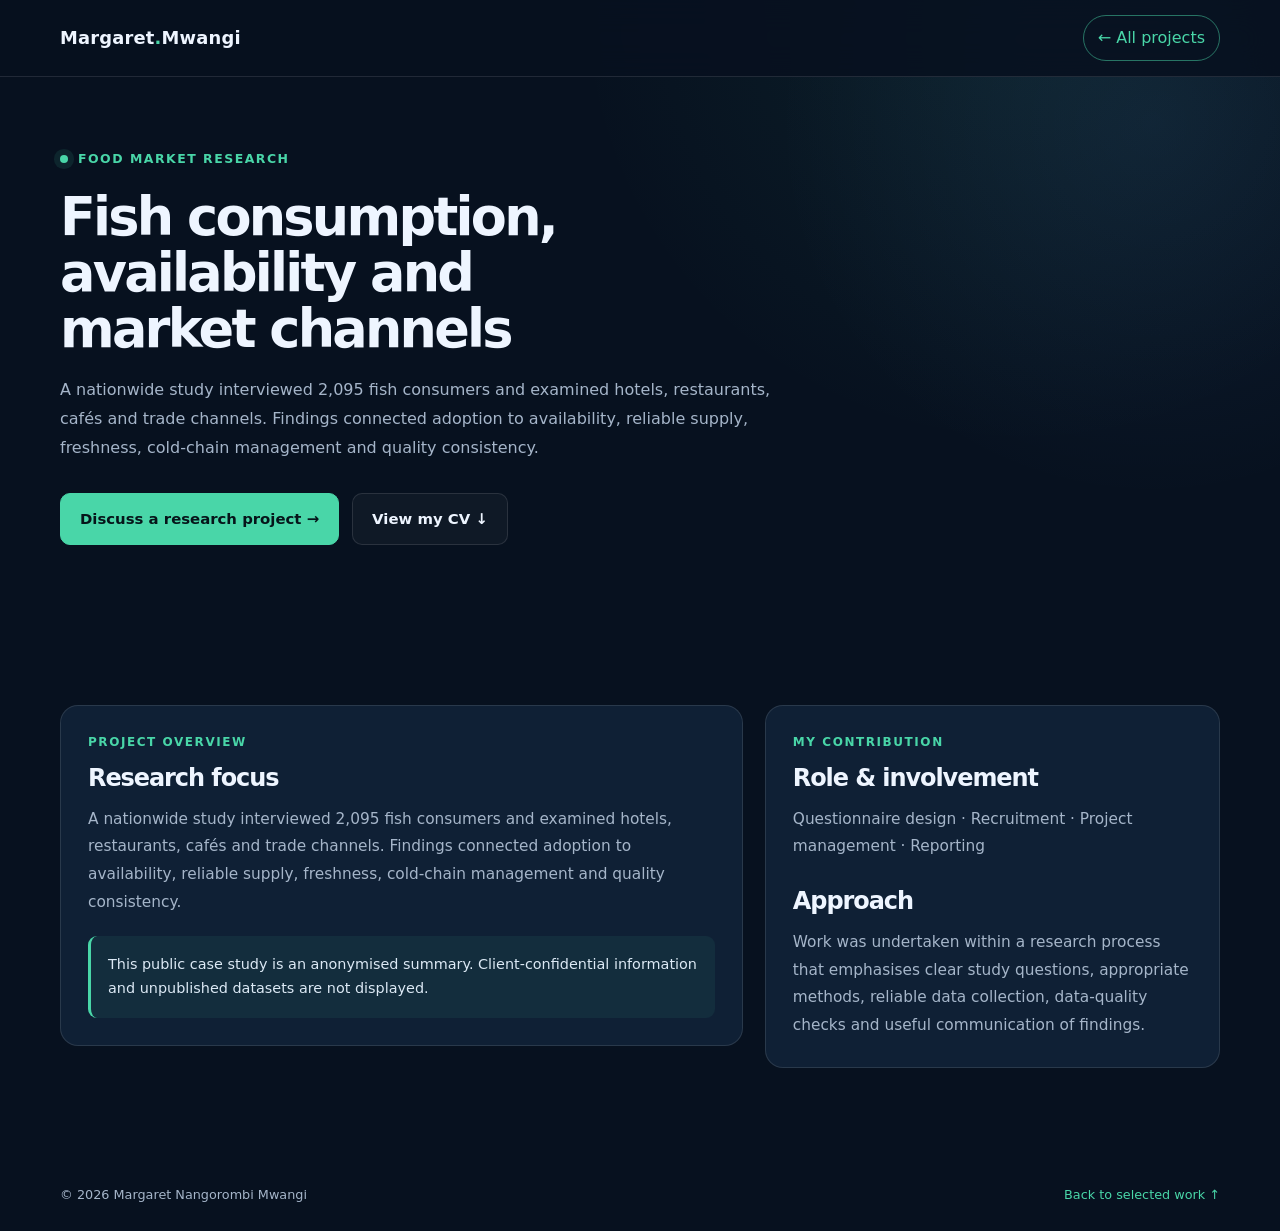
<file: case-fish-markets.html>
<!doctype html><html lang="en"><head><meta charset="utf-8"><meta name="viewport" content="width=device-width,initial-scale=1"><meta name="theme-color" content="#07111f"><title>Fish consumption, availability and market channels | Margaret Nangorombi Mwangi</title><link rel="stylesheet" href="style.css"></head><body><header class="nav"><div class="container nav-inner"><a class="logo" href="index.html">Margaret<span>.</span>Mwangi</a><a class="nav-cta" href="index.html#projects">← All projects</a></div></header><main><section class="hero" style="min-height:0;padding:145px 0 70px"><div class="container"><div class="eyebrow"><span class="dot"></span>FOOD MARKET RESEARCH</div><h1>Fish consumption, availability and market channels</h1><p class="hero-copy">A nationwide study interviewed 2,095 fish consumers and examined hotels, restaurants, cafés and trade channels. Findings connected adoption to availability, reliable supply, freshness, cold-chain management and quality consistency.</p><div class="actions"><a class="btn btn-primary" href="index.html#contact">Discuss a research project →</a><a class="btn btn-secondary" href="Margaret-Nangorombi-Mwangi-CV..pdf" target="_blank" rel="noopener">View my CV ↓</a></div></div></section><section><div class="container detail-grid"><article class="detail-card"><div class="kicker">PROJECT OVERVIEW</div><h2>Research focus</h2><p>A nationwide study interviewed 2,095 fish consumers and examined hotels, restaurants, cafés and trade channels. Findings connected adoption to availability, reliable supply, freshness, cold-chain management and quality consistency.</p><div class="callout">This public case study is an anonymised summary. Client-confidential information and unpublished datasets are not displayed.</div></article><aside class="detail-card"><div class="kicker">MY CONTRIBUTION</div><h2>Role & involvement</h2><p>Questionnaire design · Recruitment · Project management · Reporting</p><h2 style="margin-top:28px">Approach</h2><p>Work was undertaken within a research process that emphasises clear study questions, appropriate methods, reliable data collection, data-quality checks and useful communication of findings.</p></aside></div></section></main><footer><div class="container footer-inner"><p>© <span data-year></span> Margaret Nangorombi Mwangi</p><a href="index.html#projects">Back to selected work ↑</a></div></footer><script>document.querySelectorAll("[data-year]").forEach(e=>e.textContent=new Date().getFullYear());</script></body></html>
</file>
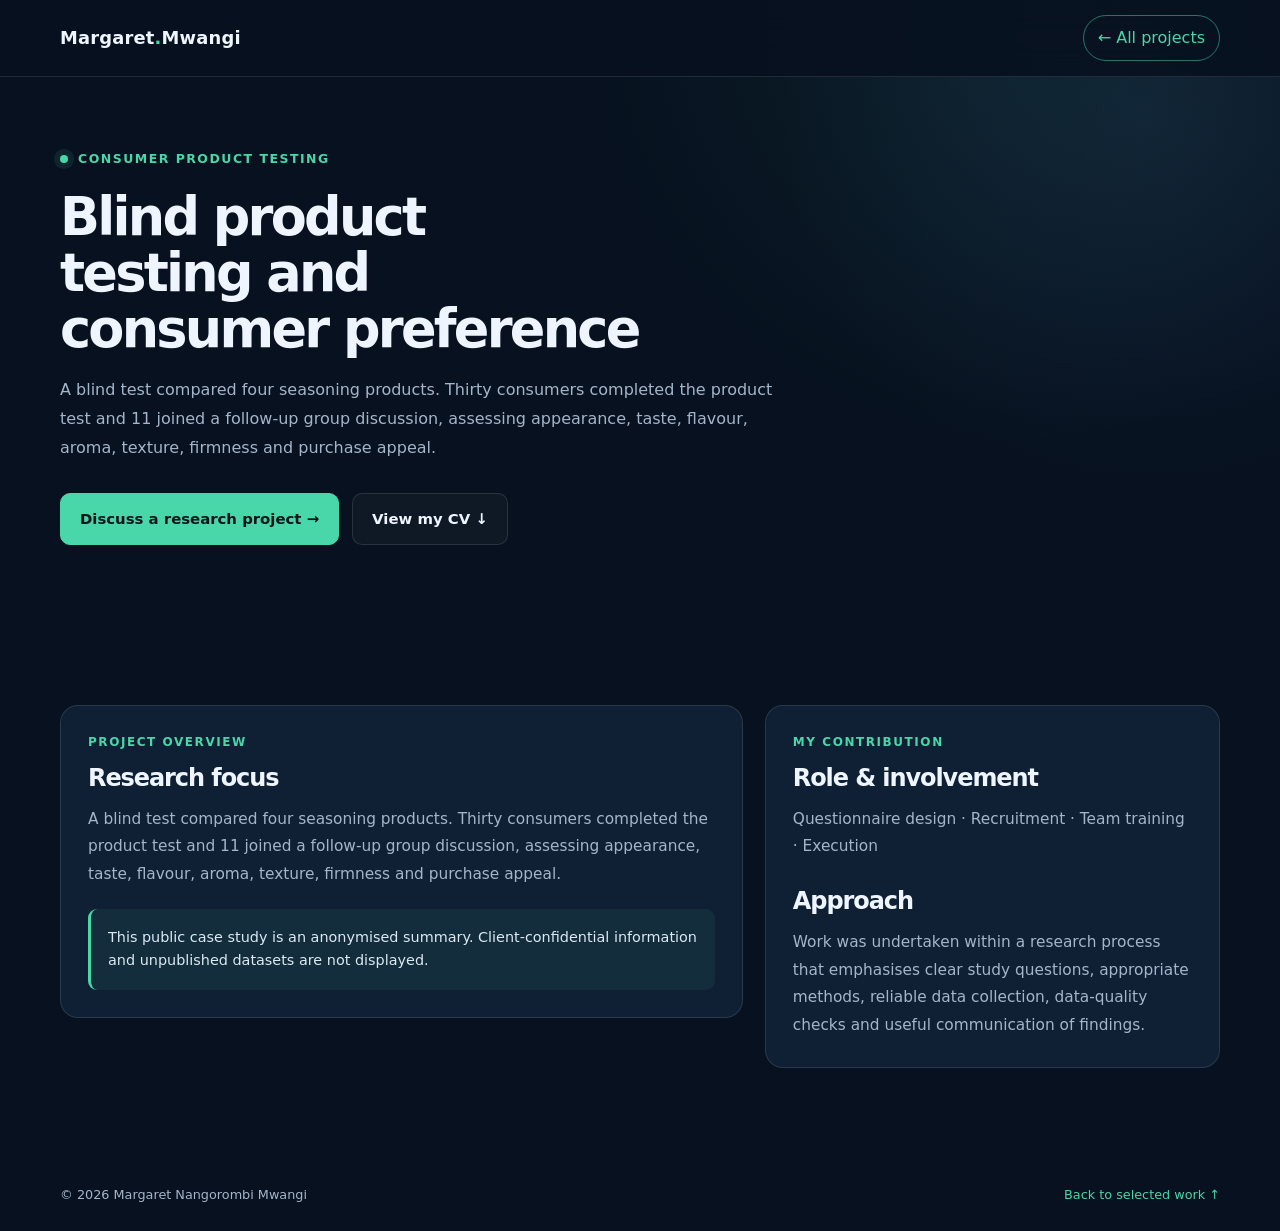
<file: case-product-testing.html>
<!doctype html><html lang="en"><head><meta charset="utf-8"><meta name="viewport" content="width=device-width,initial-scale=1"><meta name="theme-color" content="#07111f"><title>Blind product testing and consumer preference | Margaret Nangorombi Mwangi</title><link rel="stylesheet" href="style.css"></head><body><header class="nav"><div class="container nav-inner"><a class="logo" href="index.html">Margaret<span>.</span>Mwangi</a><a class="nav-cta" href="index.html#projects">← All projects</a></div></header><main><section class="hero" style="min-height:0;padding:145px 0 70px"><div class="container"><div class="eyebrow"><span class="dot"></span>CONSUMER PRODUCT TESTING</div><h1>Blind product testing and consumer preference</h1><p class="hero-copy">A blind test compared four seasoning products. Thirty consumers completed the product test and 11 joined a follow-up group discussion, assessing appearance, taste, flavour, aroma, texture, firmness and purchase appeal.</p><div class="actions"><a class="btn btn-primary" href="index.html#contact">Discuss a research project →</a><a class="btn btn-secondary" href="Margaret-Nangorombi-Mwangi-CV..pdf" target="_blank" rel="noopener">View my CV ↓</a></div></div></section><section><div class="container detail-grid"><article class="detail-card"><div class="kicker">PROJECT OVERVIEW</div><h2>Research focus</h2><p>A blind test compared four seasoning products. Thirty consumers completed the product test and 11 joined a follow-up group discussion, assessing appearance, taste, flavour, aroma, texture, firmness and purchase appeal.</p><div class="callout">This public case study is an anonymised summary. Client-confidential information and unpublished datasets are not displayed.</div></article><aside class="detail-card"><div class="kicker">MY CONTRIBUTION</div><h2>Role & involvement</h2><p>Questionnaire design · Recruitment · Team training · Execution</p><h2 style="margin-top:28px">Approach</h2><p>Work was undertaken within a research process that emphasises clear study questions, appropriate methods, reliable data collection, data-quality checks and useful communication of findings.</p></aside></div></section></main><footer><div class="container footer-inner"><p>© <span data-year></span> Margaret Nangorombi Mwangi</p><a href="index.html#projects">Back to selected work ↑</a></div></footer><script>document.querySelectorAll("[data-year]").forEach(e=>e.textContent=new Date().getFullYear());</script></body></html>
</file>
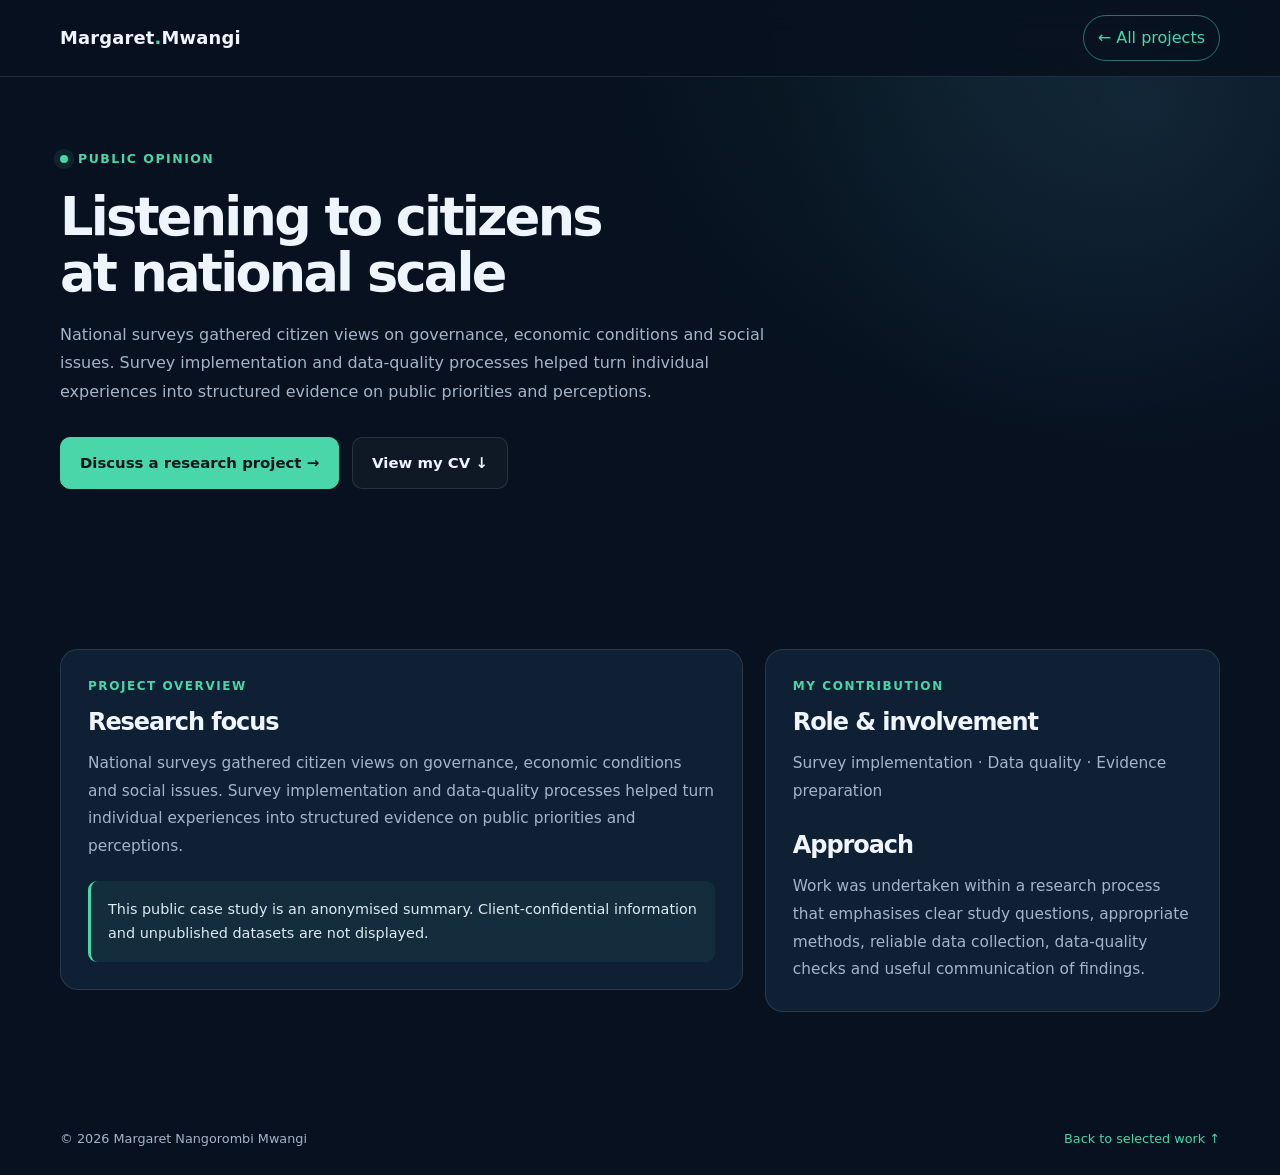
<file: case-public-opinion.html>
<!doctype html><html lang="en"><head><meta charset="utf-8"><meta name="viewport" content="width=device-width,initial-scale=1"><meta name="theme-color" content="#07111f"><title>Listening to citizens at national scale | Margaret Nangorombi Mwangi</title><link rel="stylesheet" href="style.css"></head><body><header class="nav"><div class="container nav-inner"><a class="logo" href="index.html">Margaret<span>.</span>Mwangi</a><a class="nav-cta" href="index.html#projects">← All projects</a></div></header><main><section class="hero" style="min-height:0;padding:145px 0 70px"><div class="container"><div class="eyebrow"><span class="dot"></span>PUBLIC OPINION</div><h1>Listening to citizens at national scale</h1><p class="hero-copy">National surveys gathered citizen views on governance, economic conditions and social issues. Survey implementation and data-quality processes helped turn individual experiences into structured evidence on public priorities and perceptions.</p><div class="actions"><a class="btn btn-primary" href="index.html#contact">Discuss a research project →</a><a class="btn btn-secondary" href="Margaret-Nangorombi-Mwangi-CV..pdf" target="_blank" rel="noopener">View my CV ↓</a></div></div></section><section><div class="container detail-grid"><article class="detail-card"><div class="kicker">PROJECT OVERVIEW</div><h2>Research focus</h2><p>National surveys gathered citizen views on governance, economic conditions and social issues. Survey implementation and data-quality processes helped turn individual experiences into structured evidence on public priorities and perceptions.</p><div class="callout">This public case study is an anonymised summary. Client-confidential information and unpublished datasets are not displayed.</div></article><aside class="detail-card"><div class="kicker">MY CONTRIBUTION</div><h2>Role & involvement</h2><p>Survey implementation · Data quality · Evidence preparation</p><h2 style="margin-top:28px">Approach</h2><p>Work was undertaken within a research process that emphasises clear study questions, appropriate methods, reliable data collection, data-quality checks and useful communication of findings.</p></aside></div></section></main><footer><div class="container footer-inner"><p>© <span data-year></span> Margaret Nangorombi Mwangi</p><a href="index.html#projects">Back to selected work ↑</a></div></footer><script>document.querySelectorAll("[data-year]").forEach(e=>e.textContent=new Date().getFullYear());</script></body></html>
</file>
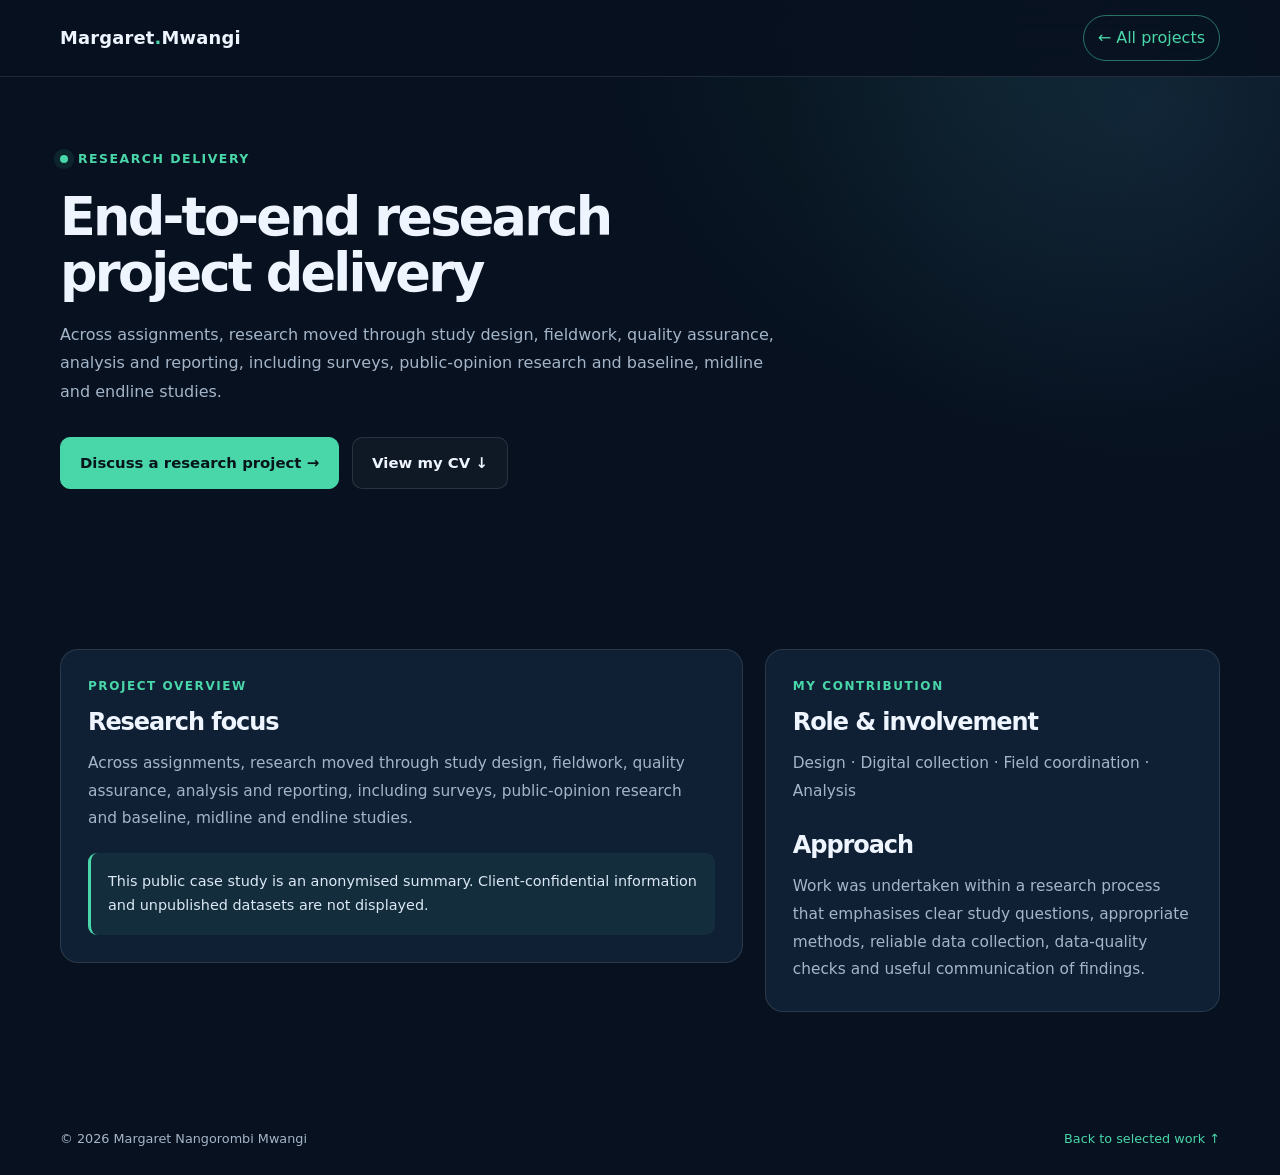
<file: case-research-delivery.html>
<!doctype html><html lang="en"><head><meta charset="utf-8"><meta name="viewport" content="width=device-width,initial-scale=1"><meta name="theme-color" content="#07111f"><title>End-to-end research project delivery | Margaret Nangorombi Mwangi</title><link rel="stylesheet" href="style.css"></head><body><header class="nav"><div class="container nav-inner"><a class="logo" href="index.html">Margaret<span>.</span>Mwangi</a><a class="nav-cta" href="index.html#projects">← All projects</a></div></header><main><section class="hero" style="min-height:0;padding:145px 0 70px"><div class="container"><div class="eyebrow"><span class="dot"></span>RESEARCH DELIVERY</div><h1>End-to-end research project delivery</h1><p class="hero-copy">Across assignments, research moved through study design, fieldwork, quality assurance, analysis and reporting, including surveys, public-opinion research and baseline, midline and endline studies.</p><div class="actions"><a class="btn btn-primary" href="index.html#contact">Discuss a research project →</a><a class="btn btn-secondary" href="Margaret-Nangorombi-Mwangi-CV..pdf" target="_blank" rel="noopener">View my CV ↓</a></div></div></section><section><div class="container detail-grid"><article class="detail-card"><div class="kicker">PROJECT OVERVIEW</div><h2>Research focus</h2><p>Across assignments, research moved through study design, fieldwork, quality assurance, analysis and reporting, including surveys, public-opinion research and baseline, midline and endline studies.</p><div class="callout">This public case study is an anonymised summary. Client-confidential information and unpublished datasets are not displayed.</div></article><aside class="detail-card"><div class="kicker">MY CONTRIBUTION</div><h2>Role & involvement</h2><p>Design · Digital collection · Field coordination · Analysis</p><h2 style="margin-top:28px">Approach</h2><p>Work was undertaken within a research process that emphasises clear study questions, appropriate methods, reliable data collection, data-quality checks and useful communication of findings.</p></aside></div></section></main><footer><div class="container footer-inner"><p>© <span data-year></span> Margaret Nangorombi Mwangi</p><a href="index.html#projects">Back to selected work ↑</a></div></footer><script>document.querySelectorAll("[data-year]").forEach(e=>e.textContent=new Date().getFullYear());</script></body></html>
</file>
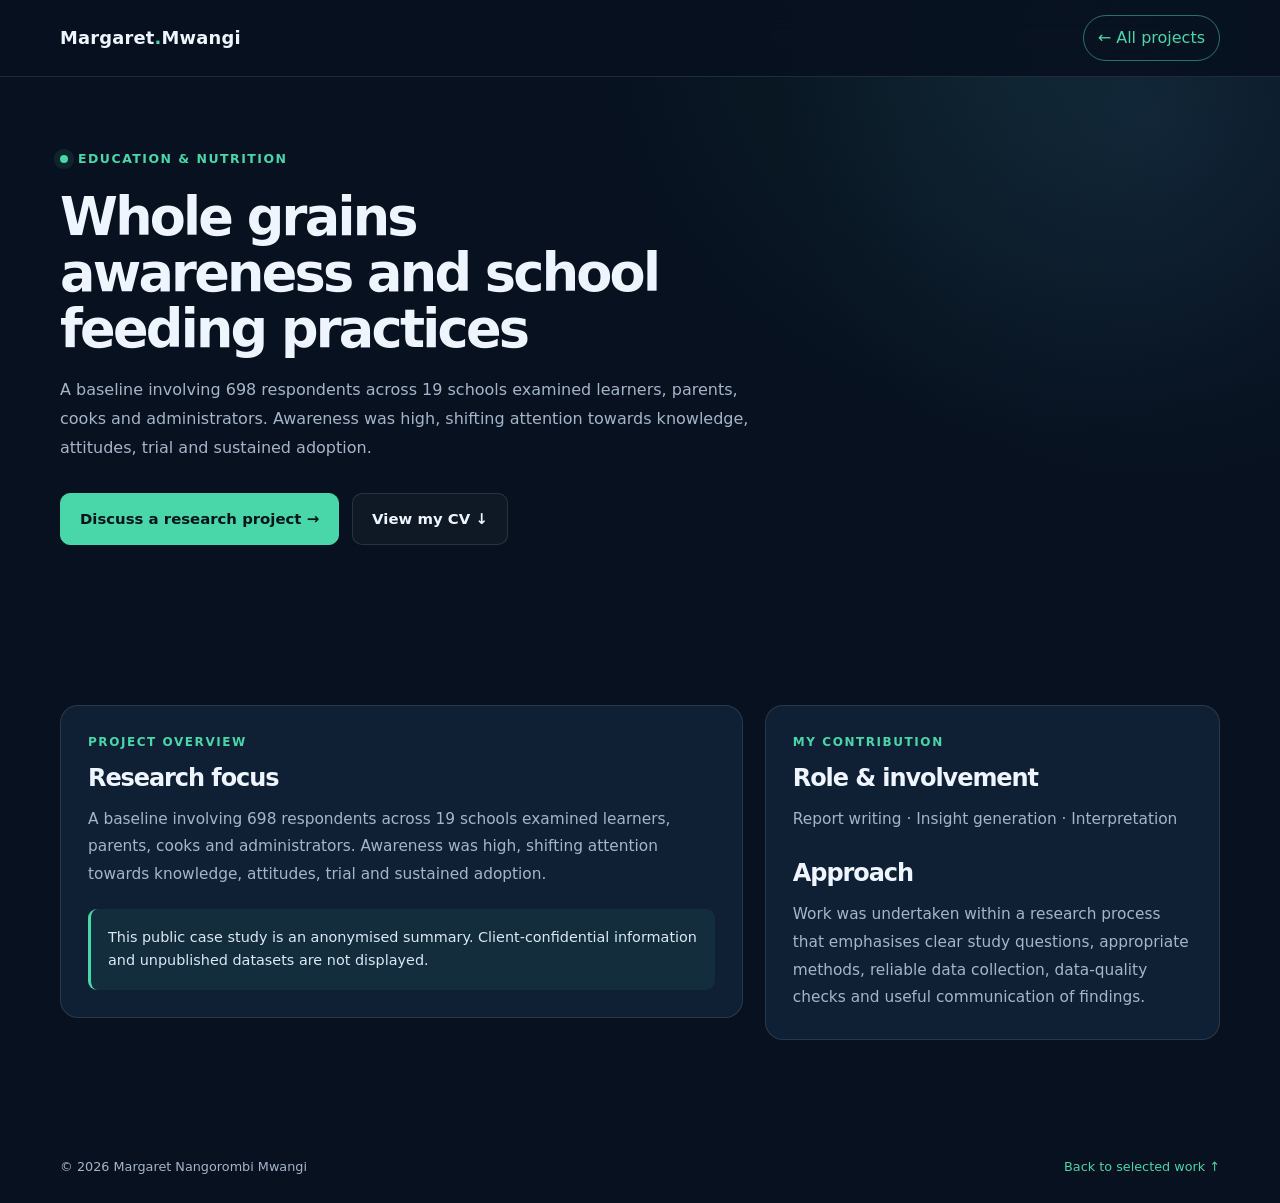
<file: case-school-nutrition.html>
<!doctype html><html lang="en"><head><meta charset="utf-8"><meta name="viewport" content="width=device-width,initial-scale=1"><meta name="theme-color" content="#07111f"><title>Whole grains awareness and school feeding practices | Margaret Nangorombi Mwangi</title><link rel="stylesheet" href="style.css"></head><body><header class="nav"><div class="container nav-inner"><a class="logo" href="index.html">Margaret<span>.</span>Mwangi</a><a class="nav-cta" href="index.html#projects">← All projects</a></div></header><main><section class="hero" style="min-height:0;padding:145px 0 70px"><div class="container"><div class="eyebrow"><span class="dot"></span>EDUCATION &amp; NUTRITION</div><h1>Whole grains awareness and school feeding practices</h1><p class="hero-copy">A baseline involving 698 respondents across 19 schools examined learners, parents, cooks and administrators. Awareness was high, shifting attention towards knowledge, attitudes, trial and sustained adoption.</p><div class="actions"><a class="btn btn-primary" href="index.html#contact">Discuss a research project →</a><a class="btn btn-secondary" href="Margaret-Nangorombi-Mwangi-CV..pdf" target="_blank" rel="noopener">View my CV ↓</a></div></div></section><section><div class="container detail-grid"><article class="detail-card"><div class="kicker">PROJECT OVERVIEW</div><h2>Research focus</h2><p>A baseline involving 698 respondents across 19 schools examined learners, parents, cooks and administrators. Awareness was high, shifting attention towards knowledge, attitudes, trial and sustained adoption.</p><div class="callout">This public case study is an anonymised summary. Client-confidential information and unpublished datasets are not displayed.</div></article><aside class="detail-card"><div class="kicker">MY CONTRIBUTION</div><h2>Role & involvement</h2><p>Report writing · Insight generation · Interpretation</p><h2 style="margin-top:28px">Approach</h2><p>Work was undertaken within a research process that emphasises clear study questions, appropriate methods, reliable data collection, data-quality checks and useful communication of findings.</p></aside></div></section></main><footer><div class="container footer-inner"><p>© <span data-year></span> Margaret Nangorombi Mwangi</p><a href="index.html#projects">Back to selected work ↑</a></div></footer><script>document.querySelectorAll("[data-year]").forEach(e=>e.textContent=new Date().getFullYear());</script></body></html>
</file>
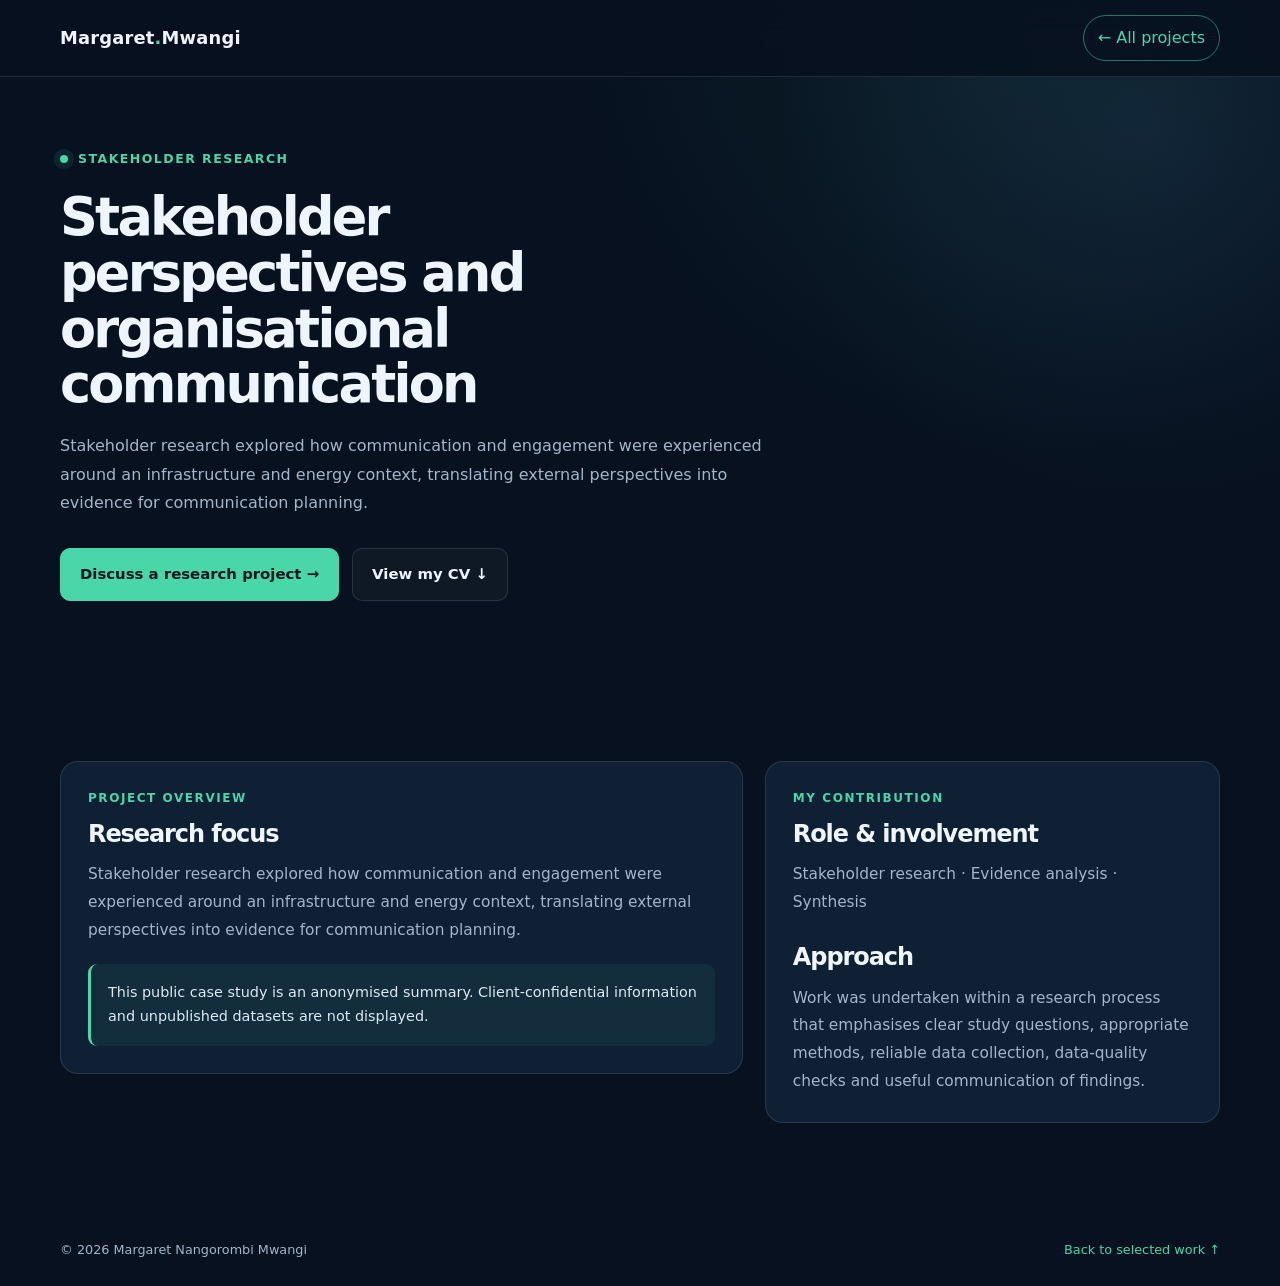
<file: case-stakeholder-research.html>
<!doctype html><html lang="en"><head><meta charset="utf-8"><meta name="viewport" content="width=device-width,initial-scale=1"><meta name="theme-color" content="#07111f"><title>Stakeholder perspectives and organisational communication | Margaret Nangorombi Mwangi</title><link rel="stylesheet" href="style.css"></head><body><header class="nav"><div class="container nav-inner"><a class="logo" href="index.html">Margaret<span>.</span>Mwangi</a><a class="nav-cta" href="index.html#projects">← All projects</a></div></header><main><section class="hero" style="min-height:0;padding:145px 0 70px"><div class="container"><div class="eyebrow"><span class="dot"></span>STAKEHOLDER RESEARCH</div><h1>Stakeholder perspectives and organisational communication</h1><p class="hero-copy">Stakeholder research explored how communication and engagement were experienced around an infrastructure and energy context, translating external perspectives into evidence for communication planning.</p><div class="actions"><a class="btn btn-primary" href="index.html#contact">Discuss a research project →</a><a class="btn btn-secondary" href="Margaret-Nangorombi-Mwangi-CV..pdf" target="_blank" rel="noopener">View my CV ↓</a></div></div></section><section><div class="container detail-grid"><article class="detail-card"><div class="kicker">PROJECT OVERVIEW</div><h2>Research focus</h2><p>Stakeholder research explored how communication and engagement were experienced around an infrastructure and energy context, translating external perspectives into evidence for communication planning.</p><div class="callout">This public case study is an anonymised summary. Client-confidential information and unpublished datasets are not displayed.</div></article><aside class="detail-card"><div class="kicker">MY CONTRIBUTION</div><h2>Role & involvement</h2><p>Stakeholder research · Evidence analysis · Synthesis</p><h2 style="margin-top:28px">Approach</h2><p>Work was undertaken within a research process that emphasises clear study questions, appropriate methods, reliable data collection, data-quality checks and useful communication of findings.</p></aside></div></section></main><footer><div class="container footer-inner"><p>© <span data-year></span> Margaret Nangorombi Mwangi</p><a href="index.html#projects">Back to selected work ↑</a></div></footer><script>document.querySelectorAll("[data-year]").forEach(e=>e.textContent=new Date().getFullYear());</script></body></html>
</file>
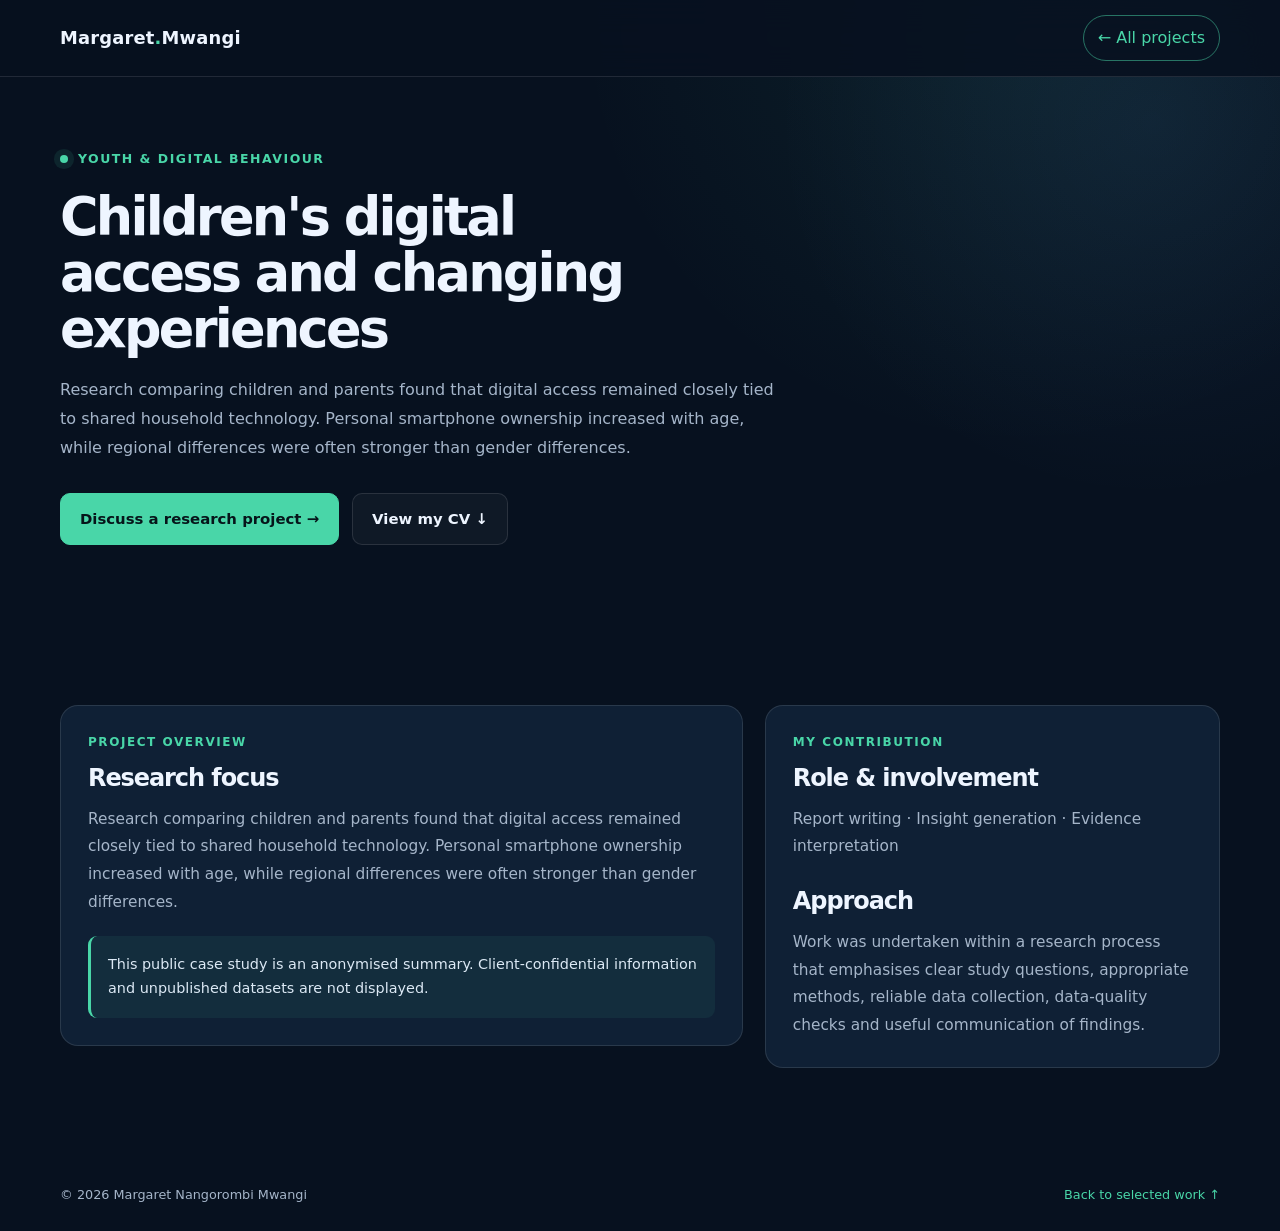
<file: case-youth-digital.html>
<!doctype html><html lang="en"><head><meta charset="utf-8"><meta name="viewport" content="width=device-width,initial-scale=1"><meta name="theme-color" content="#07111f"><title>Children's digital access and changing experiences | Margaret Nangorombi Mwangi</title><link rel="stylesheet" href="style.css"></head><body><header class="nav"><div class="container nav-inner"><a class="logo" href="index.html">Margaret<span>.</span>Mwangi</a><a class="nav-cta" href="index.html#projects">← All projects</a></div></header><main><section class="hero" style="min-height:0;padding:145px 0 70px"><div class="container"><div class="eyebrow"><span class="dot"></span>YOUTH &amp; DIGITAL BEHAVIOUR</div><h1>Children's digital access and changing experiences</h1><p class="hero-copy">Research comparing children and parents found that digital access remained closely tied to shared household technology. Personal smartphone ownership increased with age, while regional differences were often stronger than gender differences.</p><div class="actions"><a class="btn btn-primary" href="index.html#contact">Discuss a research project →</a><a class="btn btn-secondary" href="Margaret-Nangorombi-Mwangi-CV..pdf" target="_blank" rel="noopener">View my CV ↓</a></div></div></section><section><div class="container detail-grid"><article class="detail-card"><div class="kicker">PROJECT OVERVIEW</div><h2>Research focus</h2><p>Research comparing children and parents found that digital access remained closely tied to shared household technology. Personal smartphone ownership increased with age, while regional differences were often stronger than gender differences.</p><div class="callout">This public case study is an anonymised summary. Client-confidential information and unpublished datasets are not displayed.</div></article><aside class="detail-card"><div class="kicker">MY CONTRIBUTION</div><h2>Role & involvement</h2><p>Report writing · Insight generation · Evidence interpretation</p><h2 style="margin-top:28px">Approach</h2><p>Work was undertaken within a research process that emphasises clear study questions, appropriate methods, reliable data collection, data-quality checks and useful communication of findings.</p></aside></div></section></main><footer><div class="container footer-inner"><p>© <span data-year></span> Margaret Nangorombi Mwangi</p><a href="index.html#projects">Back to selected work ↑</a></div></footer><script>document.querySelectorAll("[data-year]").forEach(e=>e.textContent=new Date().getFullYear());</script></body></html>
</file>
<file: style.css>
:root{--bg:#07111f;--bg2:#0b1728;--surface:#0f2035;--surface2:#132942;--text:#eef5ff;--muted:#a5b5c9;--line:rgba(255,255,255,.11);--accent:#49d6a8;--accent2:#62a8ff;--shadow:0 20px 60px rgba(0,0,0,.28);--radius:18px;--max:1160px}
*{box-sizing:border-box;margin:0;padding:0}html{scroll-behavior:smooth;scroll-padding-top:90px}body{font-family:Inter,ui-sans-serif,system-ui,-apple-system,"Segoe UI",sans-serif;background:radial-gradient(circle at 80% 0%,rgba(73,214,168,.08),transparent 28%),var(--bg);color:var(--text);line-height:1.65;font-size:16px}a{color:inherit;text-decoration:none}img{max-width:100%;display:block}.container{width:min(var(--max),92%);margin:auto}.skip{position:absolute;left:-9999px;top:10px;background:#fff;color:#111;padding:10px;z-index:200}.skip:focus{left:10px}
.nav{position:fixed;top:0;left:0;right:0;z-index:100;background:rgba(7,17,31,.88);backdrop-filter:blur(16px);border-bottom:1px solid var(--line)}.nav-inner{height:76px;display:flex;align-items:center;justify-content:space-between}.logo{font-weight:800;letter-spacing:.01em;font-size:1.12rem}.logo span{color:var(--accent)}.nav-links{display:flex;gap:25px;align-items:center}.nav-links a{color:var(--muted);font-size:.9rem;transition:.2s}.nav-links a:hover{color:var(--text)}.nav-cta{padding:9px 14px;border:1px solid rgba(73,214,168,.5);border-radius:999px;color:var(--accent)!important}.menu-btn{display:none;background:none;border:0;color:var(--text);font-size:1.6rem;cursor:pointer}
.hero{padding:145px 0 65px;min-height:88vh;display:flex;align-items:center;background:radial-gradient(circle at 90% 20%,rgba(98,168,255,.08),transparent 30%)}.hero-grid{display:grid;grid-template-columns:1.18fr .82fr;gap:58px;align-items:center}.eyebrow{display:inline-flex;gap:10px;align-items:center;color:var(--accent);font-weight:700;text-transform:uppercase;letter-spacing:.12em;font-size:.78rem;margin-bottom:20px}.dot{width:8px;height:8px;background:var(--accent);border-radius:50%;box-shadow:0 0 0 6px rgba(73,214,168,.1)}h1{font-size:clamp(2.7rem,5vw,4.3rem);line-height:1.04;letter-spacing:-.05em;margin-bottom:22px;max-width:780px}h1 .accent{color:var(--accent)}.hero-copy{font-size:1.05rem;color:var(--muted);max-width:650px;line-height:1.8}.actions{display:flex;gap:13px;flex-wrap:wrap;margin-top:30px}.btn{display:inline-flex;align-items:center;justify-content:center;gap:9px;padding:13px 19px;border-radius:10px;font-size:.93rem;font-weight:750;border:1px solid var(--line);transition:.2s;cursor:pointer}.btn:hover{transform:translateY(-2px)}.btn-primary{background:var(--accent);color:#06151a;border-color:var(--accent)}.btn-secondary{background:rgba(255,255,255,.035)}.hero-card{background:linear-gradient(145deg,rgba(73,214,168,.13),rgba(98,168,255,.06));border:1px solid rgba(73,214,168,.23);border-radius:24px;padding:20px;box-shadow:var(--shadow)}.profile-photo{height:360px;border-radius:16px;overflow:hidden;background:var(--surface2)}.profile-photo img{width:100%;height:100%;object-fit:cover;object-position:center 24%}.metric-strip{display:grid;grid-template-columns:repeat(3,1fr);gap:9px;margin-top:13px}.metric{background:rgba(255,255,255,.045);border:1px solid var(--line);border-radius:11px;padding:12px 8px;text-align:center}.metric strong{display:block;font-size:1.35rem;line-height:1.3}.metric span{color:var(--muted);font-size:.72rem;line-height:1.4;display:block}.hero-bottom{display:flex;justify-content:space-between;color:#8498ad;font-size:.72rem;font-weight:700;letter-spacing:.13em;margin-top:28px}
section{padding:90px 0}.kicker{color:var(--accent);font-weight:800;text-transform:uppercase;letter-spacing:.13em;font-size:.75rem;margin-bottom:13px}h2{font-size:clamp(2.05rem,3.7vw,3.15rem);line-height:1.08;letter-spacing:-.045em;margin-top:8px}.accent-text{color:var(--accent)}.about-grid{display:grid;grid-template-columns:.78fr 1.22fr;gap:42px;align-items:start}.about-panel{background:var(--surface);border:1px solid var(--line);border-radius:var(--radius);padding:30px}.about-panel p{color:var(--muted);margin-top:14px;font-size:.97rem;line-height:1.8}.about-panel .about-lead{color:var(--text);font-size:1.12rem;font-weight:600;margin-top:0}.stats{display:grid;grid-template-columns:repeat(2,1fr);gap:11px;margin-top:23px}.stat{padding:16px;background:rgba(255,255,255,.04);border:1px solid var(--line);border-radius:12px}.stat strong{font-size:1.25rem;display:block}.stat span{display:block;color:var(--muted);font-size:.8rem;line-height:1.5;margin-top:3px}
.section-head{display:flex;justify-content:space-between;gap:32px;align-items:end;margin-bottom:30px}.section-head>p{color:var(--muted);max-width:490px;font-size:.96rem}.filters{display:flex;flex-wrap:wrap;gap:8px;margin-bottom:22px}.filter{background:transparent;border:1px solid var(--line);border-radius:999px;padding:8px 13px;font:600 .82rem Inter,sans-serif;color:var(--muted);cursor:pointer}.filter.active,.filter:hover{background:var(--accent);border-color:var(--accent);color:#06151a}.filter small{margin-left:4px}.project-grid{display:grid;grid-template-columns:repeat(2,minmax(0,1fr));gap:21px}.project-card{background:var(--surface);border:1px solid var(--line);border-radius:var(--radius);overflow:hidden;transition:transform .25s,border-color .25s,box-shadow .25s}.project-card:hover{transform:translateY(-5px);border-color:rgba(73,214,168,.4);box-shadow:var(--shadow)}.project-card[hidden]{display:none}.project-visual{height:220px;position:relative;overflow:hidden;background:linear-gradient(145deg,#112b42,#091827);padding:17px}.project-visual:after{content:"";position:absolute;inset:0;background:radial-gradient(circle at 78% 20%,rgba(73,214,168,.16),transparent 35%);pointer-events:none}.visual-label{position:relative;z-index:2;font-size:.68rem;font-weight:800;letter-spacing:.14em;color:#9bb4c8}.project-visual>b{position:absolute;right:17px;bottom:5px;font-size:3.5rem;color:rgba(255,255,255,.12);z-index:2}.visual-bars{position:absolute;left:18%;right:18%;bottom:25px;height:110px;display:flex;align-items:end;gap:13px}.visual-bars i{flex:1;border-radius:7px 7px 0 0;background:linear-gradient(#49d6a8,#247e77);height:var(--h,55%)}.visual-bars i:nth-child(1){--h:38%}.visual-bars i:nth-child(2){--h:72%}.visual-bars i:nth-child(3){--h:54%}.visual-bars i:nth-child(4){--h:88%}.visual-bars i:nth-child(5){--h:66%}.visual-orbit{position:absolute;width:175px;height:175px;border:1px solid #49d6a855;border-radius:50%;left:50%;top:54%;transform:translate(-50%,-50%)}.visual-orbit i{position:absolute;width:14px;height:14px;background:var(--accent);border-radius:50%;box-shadow:0 0 20px #49d6a877}.visual-orbit i:nth-child(1){top:5%;left:45%}.visual-orbit i:nth-child(2){right:5%;top:50%}.visual-orbit i:nth-child(3){bottom:10%;left:20%}.visual-map{position:absolute;inset:45px 22% 22px;display:grid;grid-template-columns:repeat(3,1fr);gap:8px;transform:rotate(-7deg)}.visual-map i{border:1px solid #62a8ff66;background:#62a8ff12;border-radius:8px}.visual-wave{position:absolute;left:10%;right:10%;top:48%;height:65px;border-top:3px solid var(--accent);border-radius:50%;transform:rotate(-9deg)}.visual-wave i{position:absolute;width:9px;height:9px;border-radius:50%;background:var(--accent);top:-6px}.visual-wave i:nth-child(1){left:15%}.visual-wave i:nth-child(2){left:54%;top:-23px}.visual-wave i:nth-child(3){right:12%;top:5px}.visual-nodes{position:absolute;inset:70px 20%;display:flex;align-items:center;justify-content:space-between}.visual-nodes:before{content:"";position:absolute;left:10%;right:10%;height:2px;background:#49d6a877}.visual-nodes i{width:22px;height:22px;border-radius:50%;background:var(--accent);border:6px solid #153d45;z-index:1}.cycle{position:absolute;left:50%;top:55%;transform:translate(-50%,-50%);display:grid;grid-template-columns:repeat(2,65px);gap:9px}.cycle i{height:50px;border:1px solid #49d6a877;border-radius:9px;display:grid;place-items:center;font-style:normal;color:var(--accent);font-size:.8rem}.product-circles{position:absolute;left:50%;top:55%;transform:translate(-50%,-50%);display:flex;gap:12px}.product-circles i{width:48px;height:48px;border-radius:50%;border:2px solid #49d6a8aa;background:linear-gradient(145deg,#49d6a855,#62a8ff22)}.school-grid{position:absolute;left:28%;right:28%;top:65px;bottom:28px;display:grid;grid-template-columns:repeat(3,1fr);gap:7px}.school-grid i{border:1px solid #62a8ff66;border-radius:5px;background:#62a8ff15}.phone-stack{position:absolute;left:50%;top:50%;transform:translate(-50%,-40%);display:flex;gap:12px}.phone-stack i{width:42px;height:82px;border:2px solid #49d6a8aa;border-radius:8px;background:linear-gradient(#49d6a822,#62a8ff22)}.phone-stack i:nth-child(2){transform:translateY(-12px)}.supply-flow{position:absolute;left:18%;right:18%;top:50%;display:flex;justify-content:space-between;align-items:center}.supply-flow:before{content:"";position:absolute;left:0;right:0;height:2px;background:#49d6a877}.supply-flow i{width:25px;height:25px;border-radius:7px;background:#49d6a8;border:5px solid #16424b;z-index:1}.beauty-shapes{position:absolute;left:50%;top:54%;transform:translate(-50%,-50%);display:flex;align-items:end;gap:13px}.beauty-shapes i{width:42px;height:88px;border-radius:12px 12px 7px 7px;background:linear-gradient(#62a8ff66,#49d6a855);border:1px solid #49d6a899}.beauty-shapes i:nth-child(2){height:112px}.project-body{padding:22px}.tags{display:flex;gap:7px;flex-wrap:wrap;margin-bottom:12px}.tag{font-size:.72rem;color:var(--accent);border:1px solid rgba(73,214,168,.24);background:rgba(73,214,168,.06);padding:4px 9px;border-radius:999px}.project-body h3{font-size:1.22rem;line-height:1.35;margin-bottom:9px}.project-body p{color:var(--muted);font-size:.91rem;line-height:1.75}.card-link{display:inline-flex;margin-top:16px;color:var(--accent);font-weight:750;font-size:.9rem}.project-note{font-size:.8rem;color:#8498ad;margin-top:18px}
.skills{display:grid;grid-template-columns:repeat(3,1fr);gap:17px}.skill-card{padding:22px;background:var(--surface);border:1px solid var(--line);border-radius:var(--radius)}.skill-icon{font-size:1.5rem;color:var(--accent);margin-bottom:12px}.skill-card h3{font-size:1.12rem;margin-bottom:8px}.skill-card p{color:var(--muted);font-size:.88rem;line-height:1.7}.skill-list{display:flex;flex-wrap:wrap;gap:7px;margin-top:15px}.skill-list span{background:rgba(255,255,255,.045);border:1px solid var(--line);padding:6px 9px;border-radius:7px;font-size:.75rem;color:#d8e4f2}
.timeline{position:relative;max-width:920px;margin:12px auto 0}.timeline:before{content:"";position:absolute;left:12px;top:0;bottom:0;width:1px;background:var(--line)}.timeline-item{position:relative;padding-left:48px;margin-bottom:34px;display:grid;grid-template-columns:170px 1fr;gap:18px}.timeline-dot{position:absolute;left:6px;top:8px;width:13px;height:13px;border-radius:50%;background:var(--accent);box-shadow:0 0 0 6px rgba(73,214,168,.09)}.timeline-item .date{color:var(--accent);font-size:.78rem;font-weight:800;grid-row:1/3}.timeline-item h3{font-size:1.13rem;margin:0 0 3px}.timeline-item h4{color:#cad7e8;font-size:.9rem;font-weight:600}.timeline-item p{color:var(--muted);margin-top:8px;font-size:.9rem;line-height:1.75}
.contribution{background:linear-gradient(145deg,rgba(73,214,168,.08),rgba(98,168,255,.035));border-top:1px solid var(--line);border-bottom:1px solid var(--line)}.contribution-grid{display:grid;grid-template-columns:repeat(3,1fr);gap:15px}.contribution-grid article{background:var(--surface);border:1px solid var(--line);border-radius:14px;padding:22px}.contribution-grid strong{font-size:2rem;color:var(--accent)}.contribution-grid h3{font-size:1rem;margin:6px 0}.contribution-grid p{font-size:.86rem;color:var(--muted);line-height:1.7}
.education-grid{display:grid;grid-template-columns:.85fr 1.15fr;gap:55px;align-items:start}.section-copy{color:var(--muted);margin-top:18px;max-width:430px}.education-list{border-top:1px solid var(--line)}.education-list article{padding:17px 0;border-bottom:1px solid var(--line)}.education-list span{font-size:.69rem;font-weight:800;letter-spacing:.13em;color:var(--accent)}.education-list h3{font-size:1.03rem;margin:5px 0}.education-list p{color:var(--muted);font-size:.86rem}
.contact{background:linear-gradient(145deg,rgba(73,214,168,.1),rgba(98,168,255,.055));border-top:1px solid var(--line)}.contact-grid{display:grid;grid-template-columns:1fr 1fr;gap:35px;align-items:center}.contact-copy{color:var(--muted);max-width:470px;margin:18px 0 25px}.contact-card{padding:25px 28px;background:rgba(7,17,31,.5);border:1px solid var(--line);border-radius:var(--radius)}.contact-row{display:flex;justify-content:space-between;gap:14px;padding:15px 0;border-bottom:1px solid var(--line);font-size:.88rem}.contact-row:last-child{border:0}.contact-row strong{color:#dce8f5}.contact-row a{color:var(--muted);text-align:right}.contact-row a:hover{color:var(--accent)}
footer{padding:26px 0;color:var(--muted);font-size:.8rem}.footer-inner{display:flex;justify-content:space-between;gap:18px;align-items:center}.footer-inner a{color:var(--accent)}
.reveal{opacity:0;transform:translateY(16px);transition:opacity .65s ease,transform .65s ease}.reveal.visible{opacity:1;transform:none}
@media(max-width:900px){.hero-grid,.about-grid,.education-grid,.contact-grid{grid-template-columns:1fr}.hero{padding-top:125px;min-height:auto}.hero-card{max-width:620px}.skills{grid-template-columns:repeat(2,1fr)}.nav-links{display:none;position:absolute;top:76px;left:0;right:0;background:var(--bg2);padding:18px 4%;border-bottom:1px solid var(--line);flex-direction:column;align-items:stretch;gap:0}.nav-links.open{display:flex}.nav-links a{padding:12px 4px}.menu-btn{display:block}.education-grid{gap:28px}}
@media(max-width:650px){body{font-size:15px}.nav-inner{height:68px}.nav-links{top:68px}.hero{padding:112px 0 52px}.hero-grid{gap:28px}h1{font-size:clamp(2.35rem,10vw,3.25rem);line-height:1.06}.hero-copy{font-size:.98rem}.profile-photo{height:300px}.metric-strip{gap:6px}.metric{padding:10px 5px}.metric strong{font-size:1.1rem}.metric span{font-size:.65rem}.hero-bottom{font-size:.61rem;letter-spacing:.08em;gap:15px}.hero-bottom span:last-child{text-align:right}section{padding:68px 0}.section-head{display:block}.section-head>p{margin-top:13px}.project-grid,.skills,.contribution-grid{grid-template-columns:1fr}.project-visual{height:190px}.project-body{padding:19px}.about-panel{padding:22px}.about-panel .about-lead{font-size:1.02rem}.stats{gap:8px}.stat{padding:13px}.timeline-item{grid-template-columns:1fr;gap:4px;padding-left:42px;margin-bottom:28px}.timeline-item .date{grid-row:auto}.timeline-item>div{grid-column:1}.contact-grid{gap:25px}.contact-card{padding:18px}.contact-row{display:block}.contact-row strong,.contact-row a{display:block;text-align:left}.contact-row a{margin-top:4px}.footer-inner{display:flex;flex-direction:column;align-items:flex-start;gap:7px}}
@media(max-width:380px){.metric span{font-size:.6rem}.metric strong{font-size:1rem}.hero-bottom{font-size:.55rem}.stats{grid-template-columns:1fr}}
@media(prefers-reduced-motion:reduce){html{scroll-behavior:auto}.reveal{opacity:1;transform:none;transition:none}*,*:before,*:after{animation:none!important;transition-duration:.01ms!important}}

.detail-grid{display:grid;grid-template-columns:1.2fr .8fr;gap:22px;align-items:start}
.detail-card{background:var(--surface);border:1px solid var(--line);border-radius:var(--radius);padding:27px}
.detail-card h2{font-size:1.5rem;margin:10px 0 14px}
.detail-card p{color:var(--muted);font-size:.96rem;line-height:1.8;margin-top:10px}
.callout{padding:17px;border-left:3px solid var(--accent);background:rgba(73,214,168,.07);border-radius:9px;margin-top:20px;color:#dce9f5;font-size:.9rem}
@media(max-width:900px){.detail-grid{grid-template-columns:1fr}}


/* Hero balance refinement: restore a vertical section flow and share desktop width evenly */
.hero{
  display:flex;
  flex-direction:column;
  align-items:stretch;
  justify-content:center;
  gap:0;
  padding:132px 0 38px;
  min-height:calc(100vh - 76px);
}
.hero-grid{
  width:min(1280px,92%);
  display:grid;
  grid-template-columns:minmax(0,1.08fr) minmax(380px,.92fr);
  gap:clamp(42px,5vw,78px);
  align-items:center;
  flex:1;
}
.hero-grid>div:first-child{min-width:0}
.hero h1{
  max-width:14ch;
  font-size:clamp(2.9rem,4.15vw,3.95rem);
  line-height:1.08;
  letter-spacing:-.048em;
  text-wrap:balance;
  margin-bottom:20px;
}
.hero-copy{max-width:610px;font-size:1rem;line-height:1.78}
.hero-card{
  width:100%;
  max-width:540px;
  justify-self:end;
  padding:22px;
  border-radius:26px;
  background:linear-gradient(145deg,rgba(73,214,168,.15),rgba(98,168,255,.09));
  box-shadow:0 28px 80px rgba(0,0,0,.3);
}
.profile-photo{height:clamp(370px,39vw,490px);border-radius:18px}
.profile-photo img{object-position:center 22%}
.metric-strip{gap:10px;margin-top:15px}
.metric{padding:13px 9px}
.metric strong{font-size:1.45rem}
.metric span{font-size:.74rem}
.hero-bottom{
  width:min(1280px,92%);
  margin:28px auto 0;
  padding-top:18px;
  border-top:1px solid var(--line);
  flex-shrink:0;
}
@media(max-width:1000px){
  .hero{min-height:auto;padding:120px 0 35px}
  .hero-grid{grid-template-columns:minmax(0,1fr) minmax(300px,.85fr);gap:30px}
  .hero h1{font-size:clamp(2.65rem,5.2vw,3.5rem)}
  .profile-photo{height:370px}
}
@media(max-width:760px){
  .hero{padding:112px 0 28px;min-height:0}
  .hero-grid{grid-template-columns:1fr;gap:28px}
  .hero h1{max-width:15ch;font-size:clamp(2.35rem,8.8vw,3.25rem);line-height:1.08}
  .hero-copy{font-size:.97rem}
  .hero-card{max-width:560px;justify-self:center;padding:16px}
  .profile-photo{height:clamp(290px,82vw,390px)}
  .hero-bottom{margin-top:24px;gap:14px}
}
@media(max-width:420px){
  .hero h1{font-size:clamp(2.2rem,9.2vw,2.65rem)}
  .hero-card{padding:12px}
  .profile-photo{height:300px}
  .metric{padding:9px 4px}
  .metric strong{font-size:1.12rem}
  .metric span{font-size:.62rem}
  .hero-bottom{font-size:.54rem;letter-spacing:.06em}
}


/* FINAL HERO FIX — use the actual viewport width instead of nesting a narrow container */
.hero{
  display:block;
  min-height:calc(100svh - 76px);
  padding:clamp(112px,12vh,150px) 0 34px;
}
.hero .container.hero-grid{
  width:min(1640px,92vw);
  max-width:none;
  margin-inline:auto;
  display:grid;
  grid-template-columns:minmax(0,1.3fr) minmax(400px,.7fr);
  gap:clamp(48px,5vw,96px);
  align-items:center;
}
.hero-grid>div:first-child{min-width:0;max-width:850px}
.hero h1{
  width:100%;
  max-width:17ch;
  font-size:clamp(3.2rem,4.1vw,4.7rem);
  line-height:1.06;
  letter-spacing:-.052em;
  text-wrap:balance;
}
.hero-copy{max-width:720px;font-size:clamp(1rem,1.15vw,1.12rem);line-height:1.8}
.hero-card{
  width:100%;
  max-width:570px;
  justify-self:end;
  padding:24px;
}
.profile-photo{height:clamp(410px,40vw,540px)}
.hero .container.hero-bottom{
  width:min(1640px,92vw);
  max-width:none;
  margin:34px auto 0;
  padding-top:17px;
  border-top:1px solid var(--line);
}
@media(min-width:1500px){
 .hero .container.hero-grid{grid-template-columns:minmax(0,1.35fr) minmax(460px,.65fr);gap:90px}
 .hero h1{font-size:clamp(4rem,4.25vw,5.2rem);max-width:17ch}
 .profile-photo{height:540px}
}
@media(max-width:1050px){
 .hero .container.hero-grid{width:min(1240px,92vw);grid-template-columns:minmax(0,1.05fr) minmax(320px,.85fr);gap:34px}
 .hero h1{font-size:clamp(2.8rem,4.8vw,3.8rem);max-width:16ch}
 .profile-photo{height:390px}
}
@media(max-width:760px){
 .hero{min-height:0;padding:112px 0 28px}
 .hero .container.hero-grid{width:min(620px,92vw);grid-template-columns:1fr;gap:28px}
 .hero-grid>div:first-child{max-width:none}
 .hero h1{font-size:clamp(2.35rem,8.8vw,3.25rem);max-width:15ch}
 .hero-copy{font-size:.97rem}
 .hero-card{max-width:560px;justify-self:center;padding:16px}
 .profile-photo{height:clamp(290px,82vw,390px)}
 .hero .container.hero-bottom{width:min(620px,92vw);margin-top:24px}
}


/* Align the hero to the page grid; do not float it as a centred island */
.hero .container.hero-grid{
  width:calc(100% - clamp(40px,7vw,120px));
  max-width:none;
  margin-left:clamp(20px,3.5vw,60px);
  margin-right:clamp(20px,3.5vw,60px);
  grid-template-columns:minmax(0,1.15fr) minmax(360px,.85fr);
  gap:clamp(38px,5vw,88px);
}
.hero-grid>div:first-child{max-width:900px}
.hero-card{justify-self:stretch;max-width:620px}
.hero .container.hero-bottom{
  width:calc(100% - clamp(40px,7vw,120px));
  max-width:none;
  margin-left:clamp(20px,3.5vw,60px);
  margin-right:clamp(20px,3.5vw,60px);
}
@media(min-width:1500px){
 .hero .container.hero-grid{grid-template-columns:minmax(0,1.2fr) minmax(480px,.8fr)}
 .hero h1{max-width:18ch}
}
@media(max-width:1050px) and (min-width:761px){
 .hero .container.hero-grid{
  width:calc(100% - 48px);
  margin-left:24px;margin-right:24px;
  grid-template-columns:minmax(0,1.05fr) minmax(300px,.95fr);
  gap:28px;
 }
}
@media(max-width:760px){
 .hero .container.hero-grid,.hero .container.hero-bottom{
  width:min(620px,92vw);margin-left:auto;margin-right:auto;
 }
}
</file>
